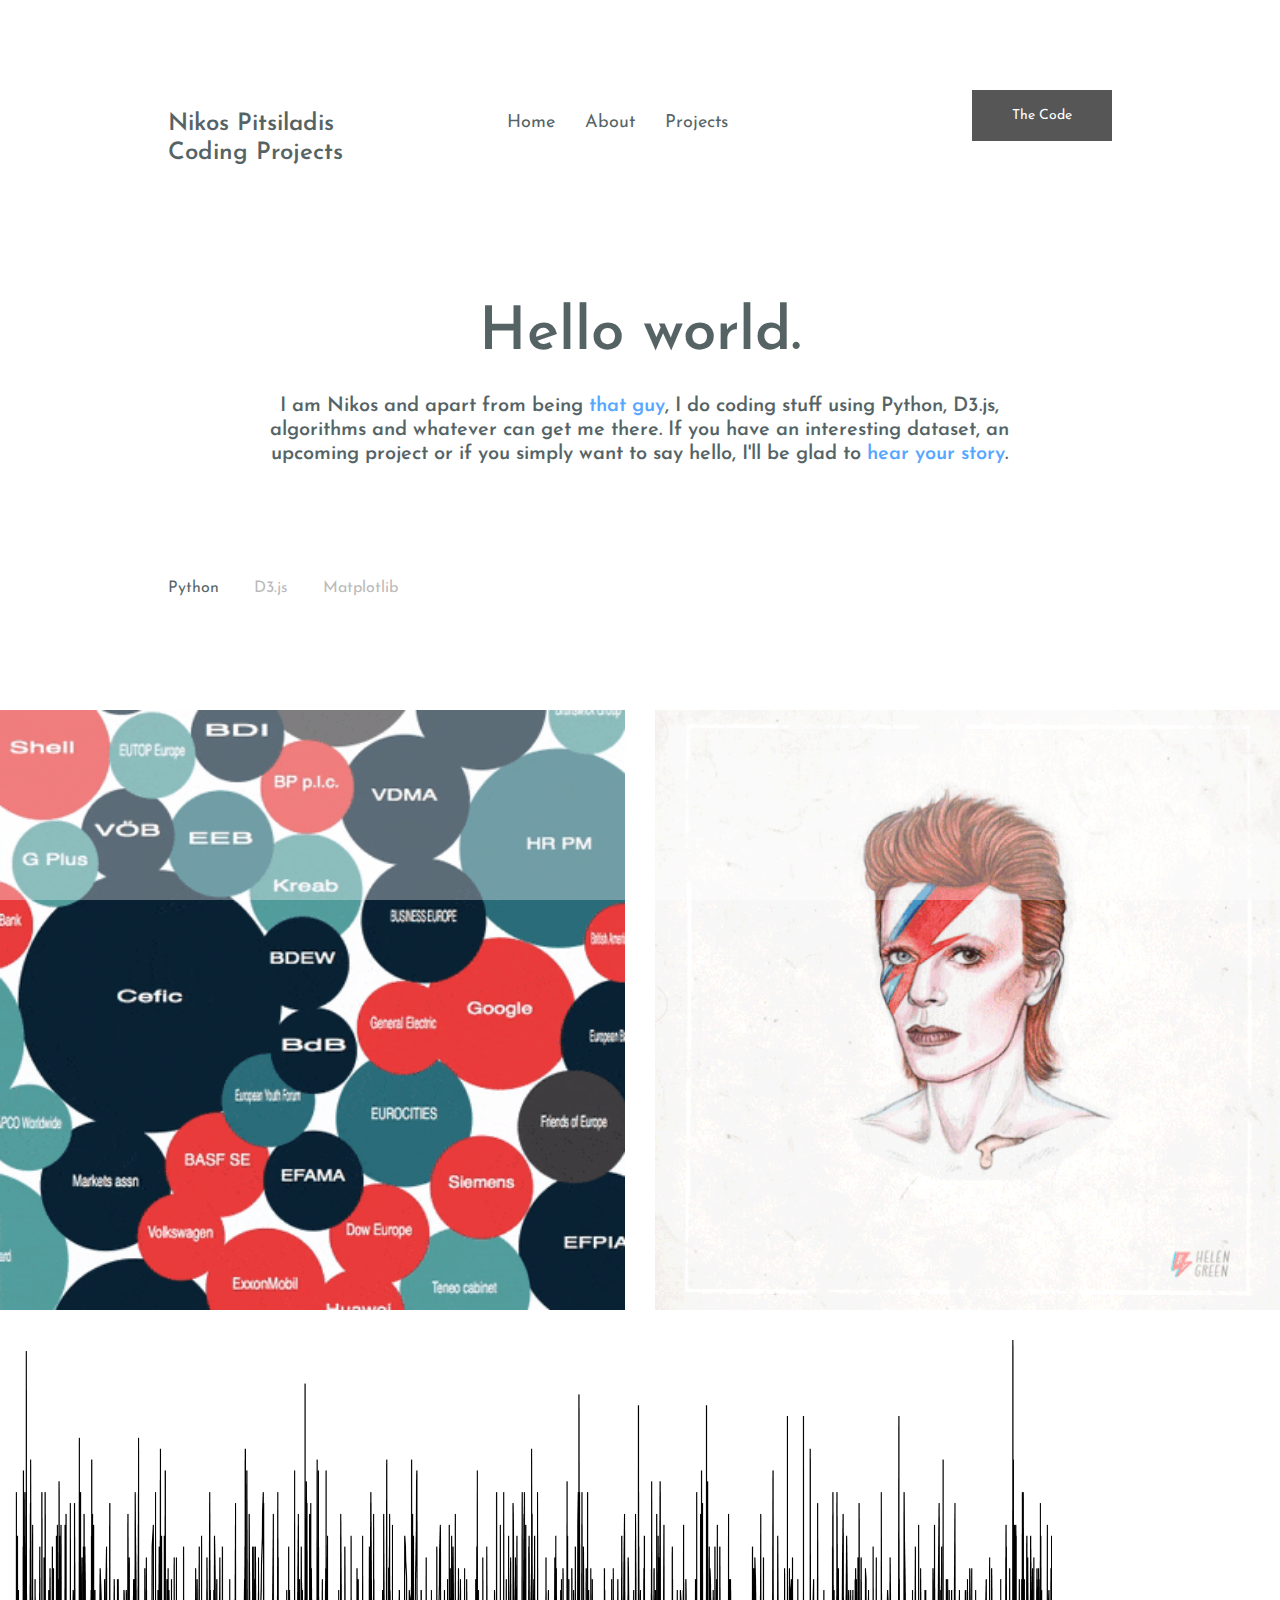
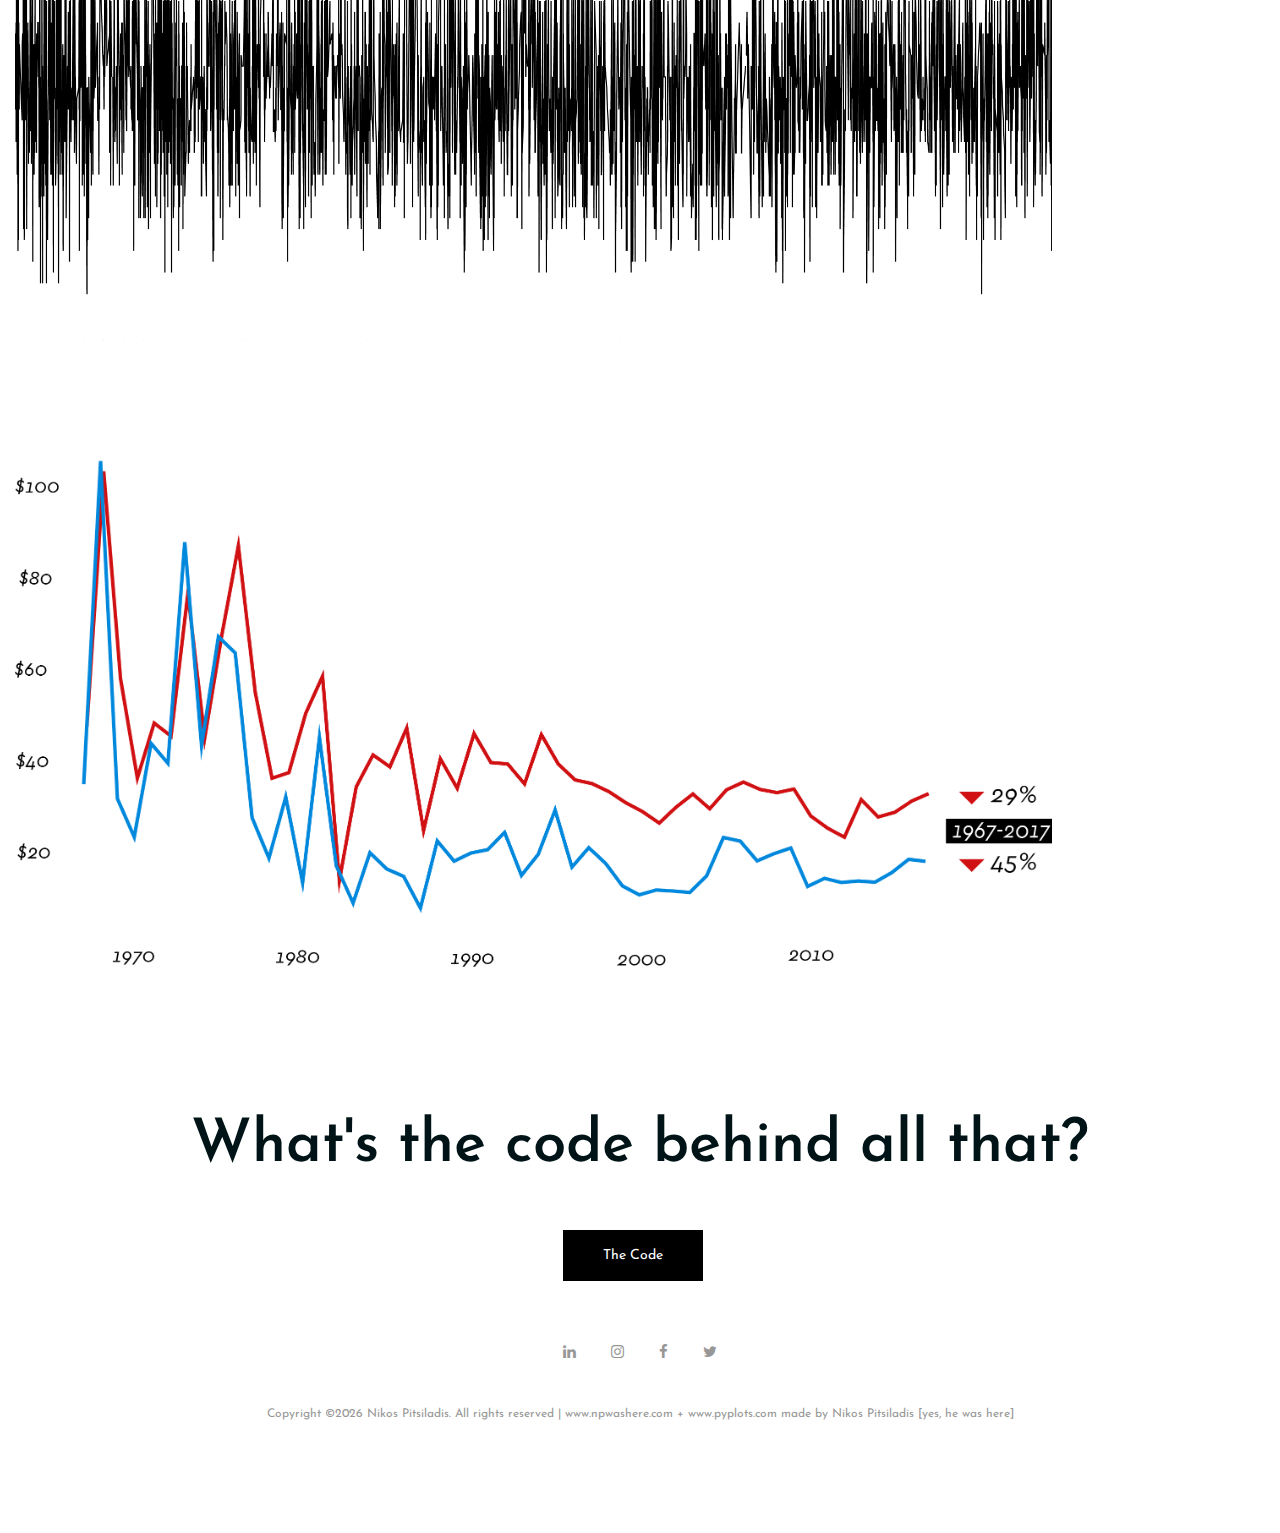
<file: index.html>
<!DOCTYPE html>
<html lang="en">
<head>
	<title>Nikos Pitsiladis: Coding Projects</title>
	<meta charset="UTF-8">
	<meta name="description" content="Nikos Pitsiladis coding projects">
	<meta name="keywords" content="Nikos Pitsiladis, python, Columbia university, D3, html, matplotloib, sentiment analysis">
	<meta name="viewport" content="width=device-width, initial-scale=1.0">
	<!-- Favicon -->   
	<link href="img/favicon.ico" rel="https://cdn0.iconfinder.com/data/icons/programing-development/24/plugin_lego_brick_addon_program-512.png"/>

	<!-- Google Fonts -->
	<link href="https://fonts.googleapis.com/css?family=Josefin+Sans:400,400i,600,600i,700" rel="stylesheet">

	<!-- Stylesheets -->
	<link rel="stylesheet" href="css/bootstrap.min.css"/>
	<link rel="stylesheet" href="css/font-awesome.min.css"/>
	<link rel="stylesheet" href="css/magnific-popup.css"/>
	<link rel="stylesheet" href="css/style.css"/>
	<link rel="stylesheet" href="style/app.css">

  <!-- Global site tag (gtag.js) - Google Analytics -->
	<script async src="https://www.googletagmanager.com/gtag/js?id=UA-27003826-1"></script>
	<script>
		window.dataLayer = window.dataLayer || [];
		function gtag(){dataLayer.push(arguments);}
		gtag('js', new Date());
	
		gtag('config', 'UA-27003826-1');
	</script>
	<!--[if lt IE 9]>
	  <script src="https://oss.maxcdn.com/html5shiv/3.7.2/html5shiv.min.js"></script>
	  <script src="https://oss.maxcdn.com/respond/1.4.2/respond.min.js"></script>
	<![endif]-->

</head>
<body>
	<!-- Page Preloder -->
	<div id="preloder">
		<div class="loader"></div>
	</div>

	<!-- header section start -->
	<header class="header-section">
		<div class="container">
			<div class="row">
				<div class="col-lg-4 col-md-3">
					<div class="logo">
						<h2 class="site-logo">Nikos Pitsiladis <br> Coding Projects</h2>
					</div>
				</div>
				<div class="col-lg-8 col-md-9">
					<a href="https://github.com/nickospi" class="site-btn header-btn">The Code</a>
					<nav class="main-menu">
						<ul>
							<li><a href="#">Home</a></li>
							<li><a href="https://www.linkedin.com/in/nikospitsiladis">About</a></li>
							<!-- <li><a href="home-2.html">Work</a></li> -->
							<li><a href="projects">Projects</a></li>
						</ul>
					</nav>
				</div>
			</div>
		</div>
		<div class="nav-switch">
			<i class="fa fa-bars"></i>
		</div>
	</header>
	<!-- header section end -->

	<!-- intro section start -->
	<section class="intro-section">
		<div class="container text-center">
			<div class="row">
				<div class="col-xl-10 offset-xl-1">
					<h2 class="section-title"> Hello world. </h2>
					<br> 
					<h5>I am Nikos and apart from being <a href="https://www.linkedin.com/in/nikospitsiladis"> that guy</a>, I do coding stuff using Python, D3.js, algorithms and whatever can get me there. If you have an interesting dataset, an upcoming project or if you simply want to say hello, I'll be glad to <a href="https://www.linkedin.com/in/nikospitsiladis"> hear your story</a>.</h5>
				</div>
			</div>
		</div>
	</section>
	<!-- intro section end -->


	<!-- portfolio section start -->
	<section class="portfolio-section">
		<div class="container">
			<ul class="portfolio-filter controls">
				<li class="control" data-filter="all">Python</li>
				<li class="control" data-filter=".d3">D3.js</li>
				<!-- <li class="control" data-filter=".snt">Text/Sentiment Analysis</li> -->
				<li class="control" data-filter=".mtplt">Matplotlib</li>
				<!-- <li class="control" data-filter=".py">Python</li> -->
			</ul>
		</div>                       
		<div class="container-fluid p-md-0 ">
			<div class="row portfolios-area">
				<div class="mix col-lg-6 col-md-6 d3">
					<a href="/Lobbying" class="portfolio-item set-bg" data-setbg="style/images/0.gif">
						<div class="pi-inner">
								<h2>Who are the EU's top lobbyists? 
										<br>										
										Dataset completed by scraping using Beautiful Soup. Data analysis using Python. Visuals using D3.js, Matplotlib and Adobe Illustrator.
										<br>+ See Project</h2>
										
						</div>	
											
					</a>
					
				</div>
				<div class="mix col-lg-6 col-md-6 d3">
					<a href="/bowie" class="portfolio-item set-bg " data-setbg="style/images/1.gif">
						<div class="pi-inner">
								<h2>The Bowie Project: Text and sentiment analysis of all published David Bowie Lyrics. 
										<br>										
										Data collected using APIs, Python library lyricwikia and Selenium scraping. Data analysis using Python with sklearn, textblob, nltk. Visuals using D3.js. Static webapp using Flask.
										<br>+ See Project</h2>
						</div>						
					</a>
				</div>
				<!-- <div class="mix col-lg-4 col-md-6 web">
					<a href="style/images/qks_1.png" class="portfolio-item set-bg" data-setbg="style/images/qks_1.png">
						<div class="pi-inner">
							<h2>+ See Project</h2>
						</div>						
					</a>
				</div>
				<div class="mix col-lg-4 col-md-6 digital">
					<a href="img/portfolio/4.jpg" class="portfolio-item set-bg" data-setbg="img/portfolio/4.jpg">
						<div class="pi-inner">
							<h2>+ See Project</h2>
						</div>						
					</a>
				</div> -->
				<!-- <div class="mix col-lg-4 col-md-6 rened">
					<a href="img/portfolio/5.jpg" class="portfolio-item set-bg" data-setbg="img/portfolio/5.jpg">
						<div class="pi-inner">
							<h2>+ See Project</h2>
						</div>						 -->
					</a>
				</div>
				<div class="mix col-lg-10 col-md-6 mtplt">
					<a href="/Earthquakes" class="portfolio-item set-bg" data-setbg="style/images/qks_1.png">
						<div class="pi-inner">
							<h2>What does it mean to live in one of the world's most seismically active countries? 
								<br>
								Scraping and dataset cleaning. Data anlysis using Python. Visuals using Matplotlib and Adobe Illustrator. Map using QGIS.
								<br>+ See Project</h2>
						</div>						
					</a>
				</div>
				<div class="mix col-lg-10 col-md-6 mtplt">
					<a href="/Lego" class="portfolio-item set-bg" data-setbg="style/images/Lego2.png">
						<div class="pi-inner">
								<h2>Are LEGOs getting more and more expensive? A brick by brick analysis!
										<br>
										Data analysis and inflation adjustment using Python. Visuals using Matplotlib, Adobe Illustrator and Adobe Photoshop.
										<br>+ See Project</h2>
						</div>						
					</a>
				</div>
				<!-- <div class="mix col-lg-6 col-md-6 brand">
					<a href="img/portfolio/8.jpg" class="portfolio-item set-bg" data-setbg="img/portfolio/8.jpg">
						<div class="pi-inner">
							<h2>+ See Project</h2>
						</div>						 -->
					</a>
				</div>
			</div>
		</div>
	</section>
	<!-- portfolio section end -->


	<!-- footer section start -->
	<footer class="footer-section text-center">
		<div class="container">
			<h2 class="section-title mb-5">What's the code behind all that?</h2>
			<a href="https://github.com/nickospi" class="site-btn">The Code</a>
			<div class="social-links">
				<a href="https://www.linkedin.com/in/nikospitsiladis"><span class="fa fa-linkedin"></span></a>
				<a href="https://www.instagram.com/nickospi/"><span class="fa fa-instagram"></span></a>
				<a href="https://www.facebook.com/nickospi"><span class="fa fa-facebook"></span></a>
				<a href="https://twitter.com/nickospi"><span class="fa fa-twitter"></span></a>
			</div>
			<div class="copyright"><!-- Template is licensed under CC BY 3.0. -->
Copyright &copy;<script>document.write(new Date().getFullYear());</script> Nikos Pitsiladis. All rights reserved | www.npwashere.com + www.pyplots.com made by Nikos Pitsiladis [yes, he was here] 
</div>
		</div>
	</footer>
	<!-- footer section end -->



	<!--====== Javascripts & Jquery ======-->
	<script src="js/jquery-2.1.4.min.js"></script>
	<script src="js/bootstrap.min.js"></script>
	<script src="js/mixitup.min.js"></script>
	<script src="js/magnific-popup.min.js"></script>
	<script src="js/main.js"></script>
</body>
</html>
</file>
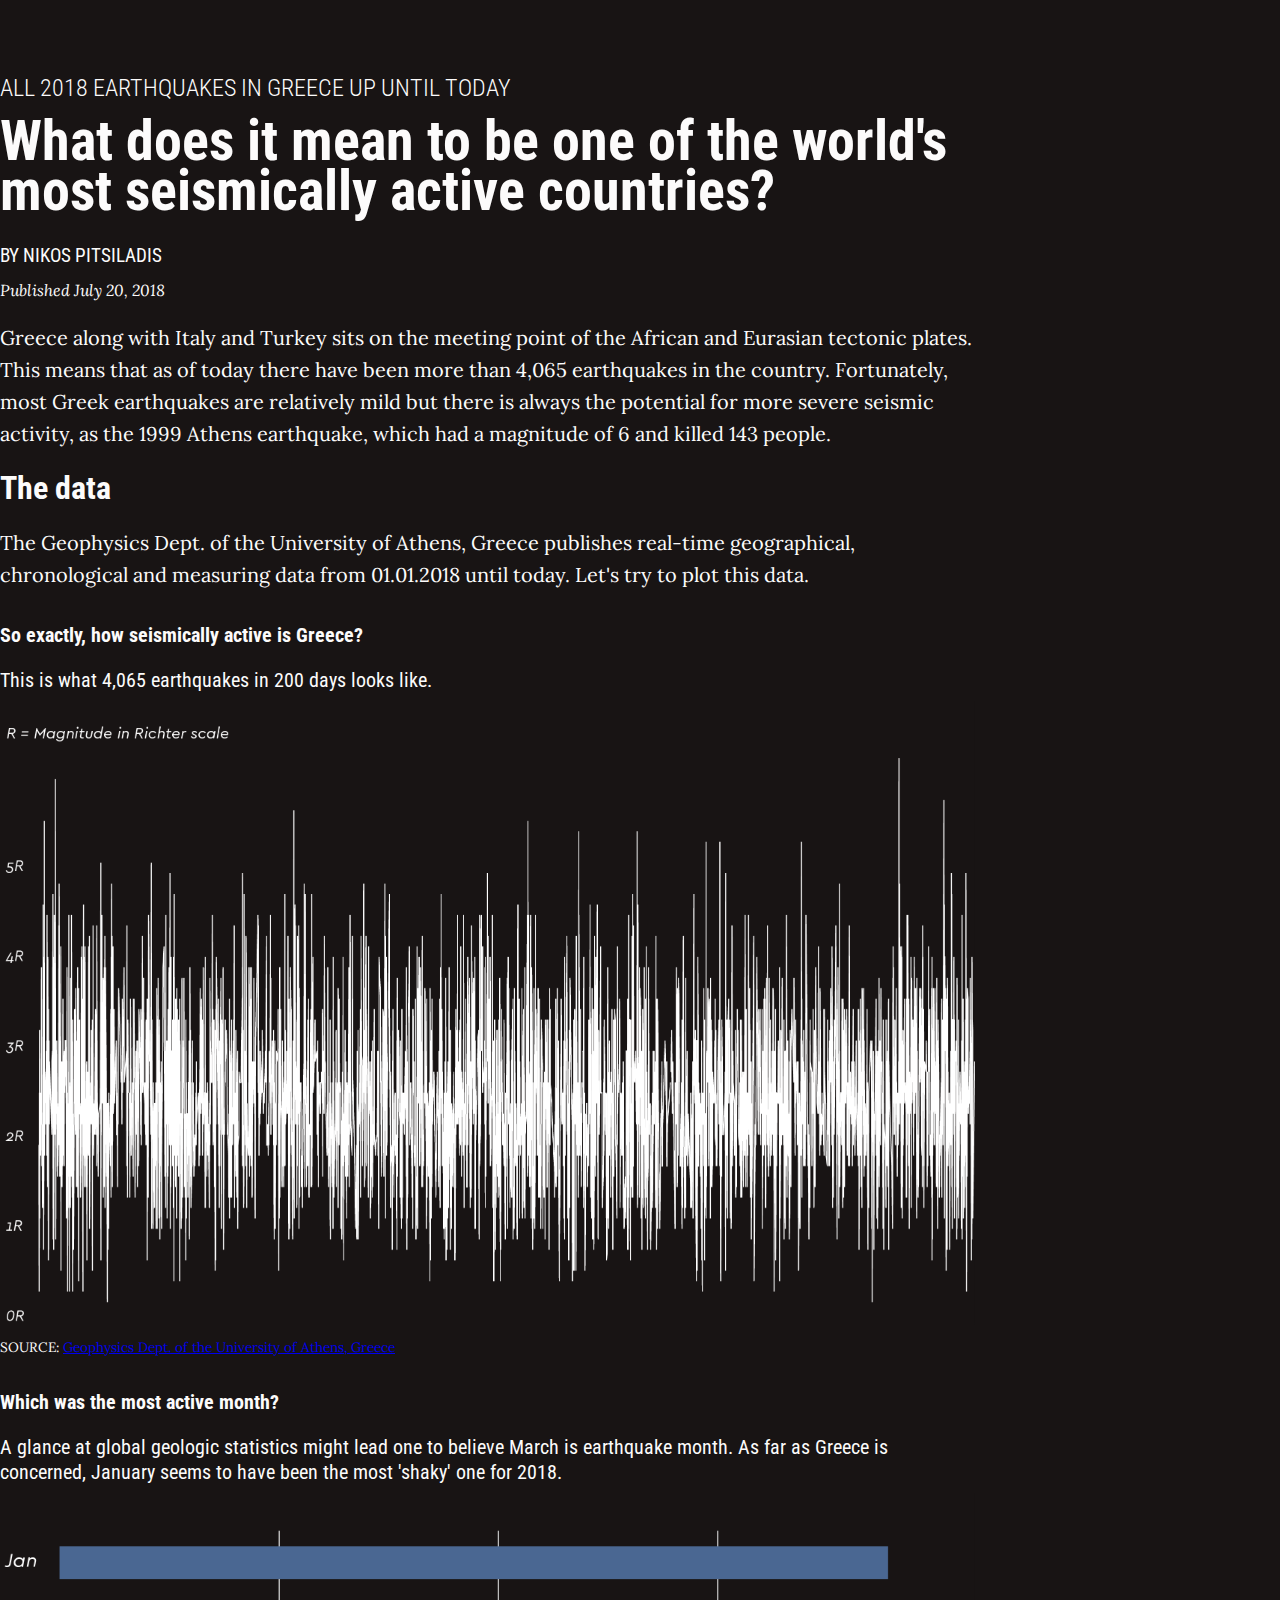
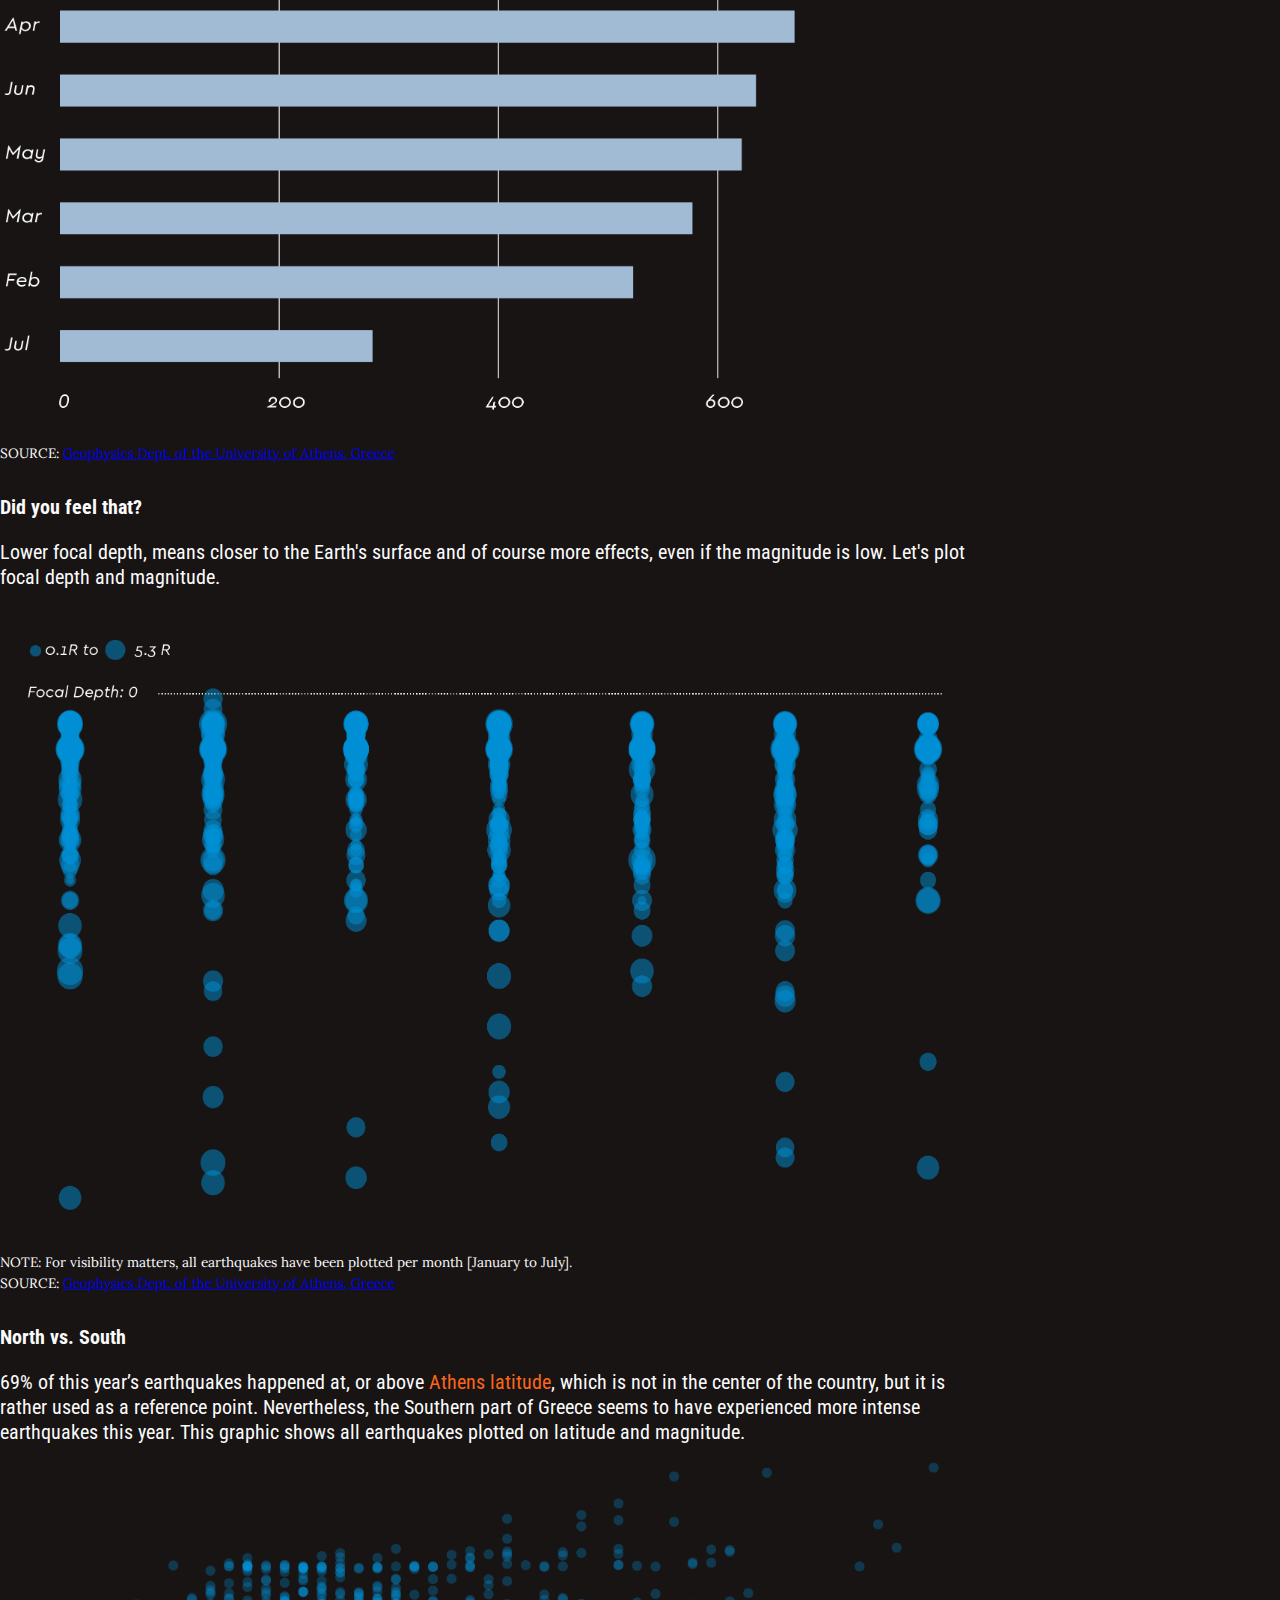
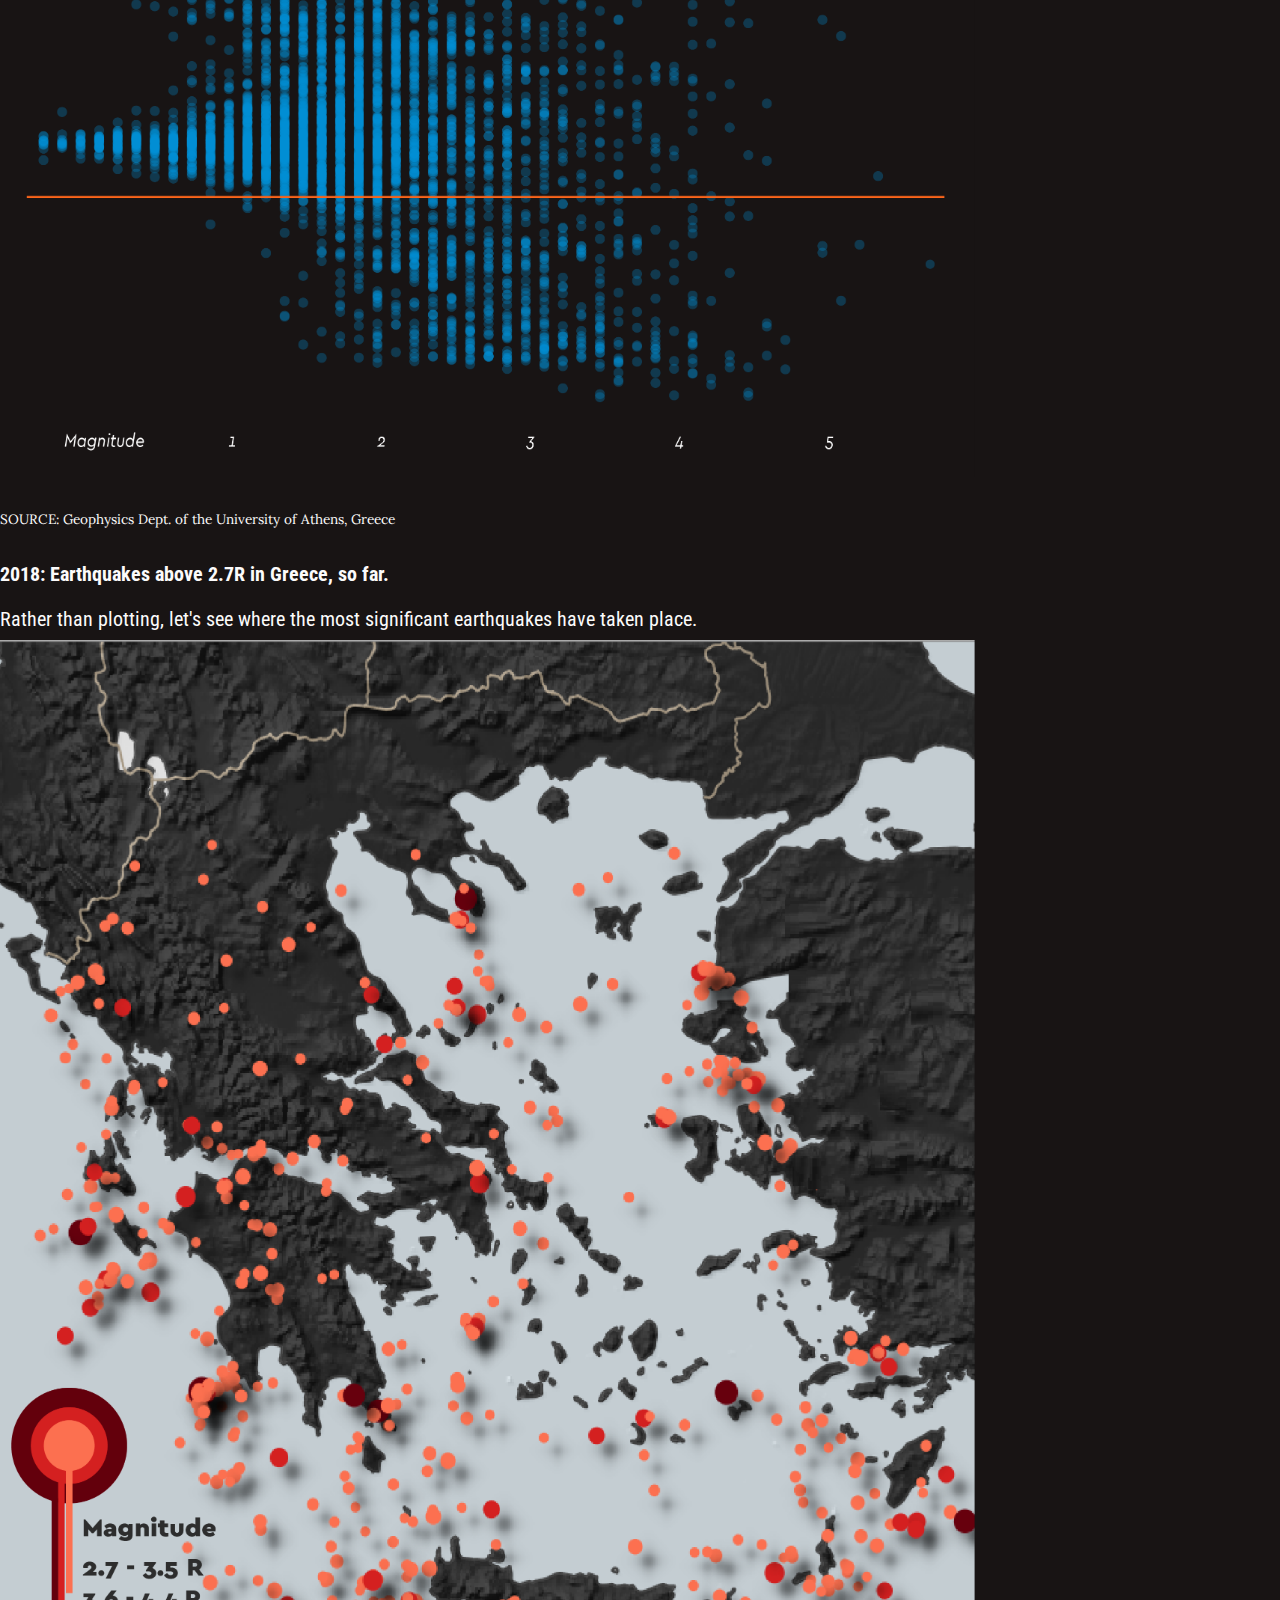
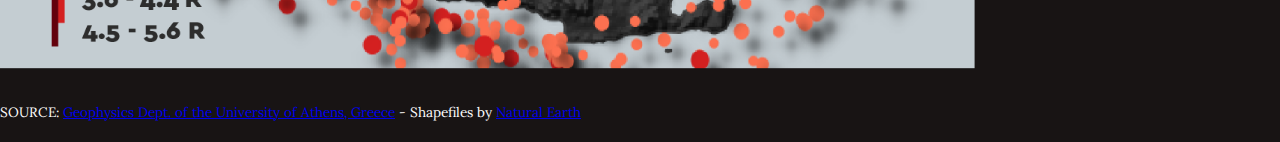
<file: All 2018 Earthquakes in Greece/index.html>
<!doctype html>
<html lang="en">
  <head>
    <!-- Required meta tags -->
    <meta charset="utf-8">
    <meta name="viewport" content="width=device-width, initial-scale=1, shrink-to-fit=no">
    <!-- Bootstrap CSS -->
    <link rel="stylesheet" href="https://stackpath.bootstrapcdn.com/bootstrap/4.1.1/css/bootstrap.min.css" integrity="sha384-WskhaSGFgHYWDcbwN70/dfYBj47jz9qbsMId/iRN3ewGhXQFZCSftd1LZCfmhktB" crossorigin="anonymous">
      
    <!-- Your CSS files -->
    <link rel="stylesheet" href="style/app.css">
    
    <!-- google fonts: Roboto Condensed(super-font) and Lora(sub-font) -->
    <link href="https://fonts.googleapis.com/css?family=Roboto+Condensed:300,400,700" rel="stylesheet">
    <link href="https://fonts.googleapis.com/css?family=Lora:400,400i,700" rel="stylesheet"> 

      
       
    <title>All 2018 earthquakes in Greece up until today</title>
  </head>
    
  <body class="dark-theme">
    <div class="container"><!-- start of the main container-->
        <div class="row justify-content-center"><!-- headline and intro -->
            <div class="col-lg-10 ">
                <p class="kicker super-font">All 2018 earthquakes in Greece up until today</p>
                <h1 class="headline super-font">What does it mean to be one of the world's most seismically active countries?</h1>
                <p class="credit super-font">BY Nikos Pitsiladis</p>
                <p class="date sub-font">Published July 20, 2018</p>
                <p class="body-text sub-font">
                  Greece along with Italy and Turkey sits on the meeting point of the African and Eurasian tectonic plates. This means that as of today there have been more than 4,065 earthquakes in the country. Fortunately, most Greek earthquakes are relatively mild but there is always the potential for more severe seismic activity, as the 1999 Athens earthquake, which had a magnitude of 6 and killed 143 people.
          
                </p>
            </div>
        </div>
        
        
        
        

        <div class="row justify-content-center"><!-- headline and intro -->
            <div class="col-lg-10 ">
                <p class="subhead super-font">The data</p>
                <p class="body-text sub-font">
                  The Geophysics Dept. of the University of Athens, Greece publishes real-time geographical, chronological and measuring data from 01.01.2018 until today. Let's try to plot this data.
                </p>
            </div>
        </div>
    
<!-- start of one size A image -->
        <div class="row justify-content-center"> <!-- labels/deszcriptions and three charts for mobile -->
            <div class="col-md-10"><!-- left -->
              <p class="label super-font">So exactly, how seismically active is Greece? </p>
              <p class="label-text super-font">This is what 4,065 earthquakes in 200 days looks like. </p>
              <img class="image" src="style/images/qk1.png" alt="all_quakes">
              <p class="note sub-font">
              SOURCE: <a href="http://www.geophysics.geol.uoa.gr/stations/maps/recent.html">Geophysics Dept. of the University of Athens, Greece</a> 
              </p>
            </div>
        </div>
<!-- end of one size A image -->

<!-- start of one size B image -->
<div class="row justify-content-center"> <!-- labels/deszcriptions and three charts for mobile -->
  <div class="col-md-10"><!-- left -->
      <p class="label super-font">Which was the most active month? </p>
      <p class="label-text super-font">A glance at global geologic statistics might lead one to believe March is earthquake month. As far as Greece is concerned, January seems to have been the most 'shaky' one for 2018. </p>
      <img class="image" src="style/images/qk2.png" alt="all_quakes_per_month">
      <p class="note sub-font">
      SOURCE: <a href="http://www.geophysics.geol.uoa.gr/stations/maps/recent.html">Geophysics Dept. of the University of Athens, Greece</a> 
      </p>
  </div>
</div>
<!-- end of one size B image -->

<!-- start of one size C image -->




<div class="row justify-content-center"> <!-- labels/deszcriptions and three charts for mobile -->
  <div class="col-md-10"><!-- left -->
      <p class="label super-font">Did you feel that?</p>
      <p class="label-text super-font">Lower focal depth, means closer to the Earth's surface and of course more effects, even if the magnitude is low. Let's plot focal depth and magnitude. </p>
      <img class="image" src="style/images/qk3.png" alt="all_quakes_per_magnitude_and_depth">
      <br>
      <br><p class="note sub-font">NOTE: For visibility matters, all earthquakes have been plotted per month [January to July]. <br>
      SOURCE: <a href="http://www.geophysics.geol.uoa.gr/stations/maps/recent.html">Geophysics Dept. of the University of Athens, Greece</a> 
      </p>
  </div>
</div>
<!-- end of one size C image -->

<!-- start of one size D image -->
<div class="row justify-content-center"> <!-- labels/deszcriptions and three charts for mobile -->
  <div class="col-md-10"><!-- left -->
      <p class="label super-font">North vs. South</p>
      <p class="label-text super-font">69% of this year’s earthquakes happened at,  or above  <font color="#fc651a">Athens latitude</font>, which is not in the center of the country, but it is rather used as a reference point. Nevertheless, the Southern part of Greece seems to have experienced more intense earthquakes this year. This graphic shows all earthquakes plotted on latitude and magnitude. </p>
      <img class="image" src="style/images/qk4.png" alt="all_quakes_per_latitude">
      <p class="note sub-font"> <br>
      SOURCE: Geophysics Dept. of the University of Athens, Greece
      </p>
  </div>
</div>
<!-- end of one size D image -->

<!-- start of one size E image -->
<div class="row justify-content-center"> <!-- labels/deszcriptions and three charts for mobile -->
  <div class="col-md-10"><!-- left -->
      <p class="label super-font">2018: Earthquakes above 2.7R in Greece, so far.</p>
      <p class="label-text super-font"> Rather than plotting, let's see where the most significant earthquakes have taken place. </p>
      <img class="image" src="style/images/map1.png" alt="image description">
      <p class="note sub-font"> <br>
      SOURCE: <a href="http://www.geophysics.geol.uoa.gr/stations/maps/recent.html">Geophysics Dept. of the University of Athens, Greece</a> - Shapefiles by <a href="https://www.naturalearthdata.com">Natural Earth</a>
      </p>
  </div>
</div>
<!-- end of one size E image -->




   
        

      
      
    <!-- Optional JavaScript -->
    <!-- jQuery first, then Popper.js, then Bootstrap JS -->
    <script src="https://code.jquery.com/jquery-3.3.1.slim.min.js" integrity="sha384-q8i/X+965DzO0rT7abK41JStQIAqVgRVzpbzo5smXKp4YfRvH+8abtTE1Pi6jizo" crossorigin="anonymous"></script>
    <script src="https://cdnjs.cloudflare.com/ajax/libs/popper.js/1.14.3/umd/popper.min.js" integrity="sha384-ZMP7rVo3mIykV+2+9J3UJ46jBk0WLaUAdn689aCwoqbBJiSnjAK/l8WvCWPIPm49" crossorigin="anonymous"></script>
    <script src="https://stackpath.bootstrapcdn.com/bootstrap/4.1.1/js/bootstrap.min.js" integrity="sha384-smHYKdLADwkXOn1EmN1qk/HfnUcbVRZyYmZ4qpPea6sjB/pTJ0euyQp0Mk8ck+5T" crossorigin="anonymous"></script>
  </body>
</html>
</file>
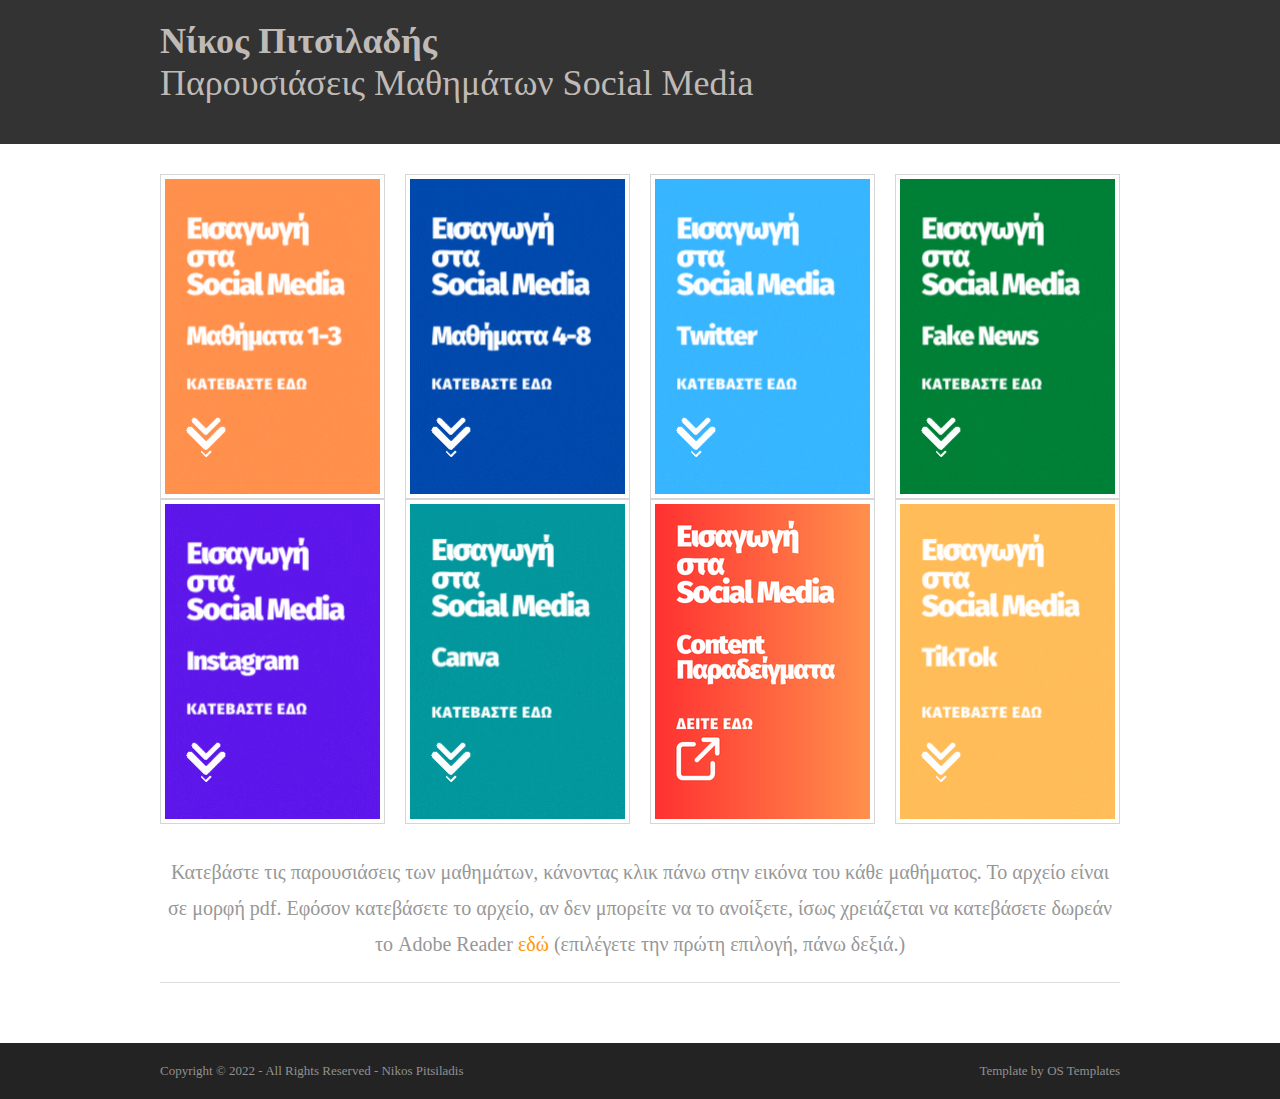
<file: Class/index.html>
<!DOCTYPE html>
<html lang="en" dir="ltr">
<head>
<title>@nickospi</title>
<meta charset="UTF-8">
<link rel="stylesheet" href="styles/layout.css" type="text/css">
<!--[if lt IE 9]><script src="scripts/html5shiv.js"></script><![endif]-->
</head>
<body>
<div class="wrapper row1">
  <header id="header" class="clear">
    <div id="hgroup">
      <h1><b> <a href="https://www.linkedin.com/in/nikospitsiladis/">Νίκος Πιτσιλαδής </a></b></h1>
      <h1>Παρουσιάσεις Μαθημάτων Social Media</h1>
    </div>
  <!--   <nav>
      <ul>
        <li><a href="#">Text Link</a></li>
        <li><a href="#">Text Link</a></li>
        <li><a href="#">Text Link</a></li>
        <li><a href="#">Text Link</a></li>
        <li class="last"><a href="#">Text Link</a></li>
      </ul>
    </nav> -->
  </header>
</div>
<!-- content -->
<div class="wrapper row2">
  <div id="container" class="clear">
    <!-- content body -->
    <div id="homepage">
      <!-- One Quarter -->
      <section id="latest" class="clear">
        <article class="one_quarter">
          <figure><a href='/Class/Social%20Media%201-3.pdf'><img src="images/demo/1.gif" width="215" height="315" alt=""></a>
          </figure>
        </article>
        <article class="one_quarter">
          <figure><a href='/Class/Social%20Media%204-8.pdf'><img src="images/demo/2.gif" width="215" height="315" alt=""></a>
            
          </figure>
        </article>
        <article class="one_quarter">
          <figure><a href='/Class/Twitter.pdf'><img src="images/demo/3.gif" width="215" height="315" alt=""></a>
            
          </figure>
        </article>
        <article class="one_quarter lastbox">
          <figure><a href='/Class/FAKENEWS.pdf'><img src="images/demo/4.gif" width="215" height="315" alt=""></a>
            
          </figure>
        </article>
        <article class="one_quarter">
          <figure><a href='/Class/ig.pdf'><img src="images/demo/5.gif" width="215" height="315" alt=""></a>
            
          </figure>
        </article>
           <article class="one_quarter">
          <figure><a href='/Class/Canva.pdf'><img src="images/demo/6.gif" width="215" height="315" alt=""></a>
            
          </figure>
        </article>
           <article class="one_quarter">
          <figure><a href='https://www.dropbox.com/sh/6u44tbeqzsdrpqn/AAA1kwBh5-MYEl9oAx5oZrf3a?dl=0'><img src="images/demo/Social%20Media%201-3.png" width="215" height="315" alt=""></a>
            
          </figure>
        </article>
      
            <article class="one_quarter lastbox">
          <figure><a href='/Class/TikTok.PDF'><img src="images/demo/7.gif" width="215" height="315" alt=""></a>
            
          </figure>
        </article>
        
         
      </section>
          </div>          
  

      <!-- / One Quarter -->
      
      <section id="shout">
        <p>Κατεβάστε τις παρουσιάσεις των μαθημάτων, κάνοντας κλικ πάνω στην εικόνα του κάθε μαθήματος. Το αρχείο είναι σε μορφή pdf. Εφόσον κατεβάσετε το αρχείο, αν δεν μπορείτε να το ανοίξετε, ίσως χρειάζεται να κατεβάσετε δωρεάν το Adobe Reader <a href="https://get.adobe.com/reader/">εδώ</a> (επιλέγετε την πρώτη επιλογή, πάνω δεξιά.)</p>
      </section>
    </div>
   <!--  
    <div id="content">
      <section id="services" class="last clear">
        <ul>
          <li>
            <article class="clear">
              <figure><img src="images/demo/180x150.gif" alt="">
                <figcaption>
                  <h2>Indonectetus facilis leo nibh</h2>
                  <p>This is a W3C compliant free website template from <a href="https://www.os-templates.com/" title="Free Website Templates">OS Templates</a>. For full terms of use of this template please read our <a href="https://www.os-templates.com/template-terms">website template licence</a>.</p>
                  <footer class="more"><a href="#">Read More &raquo;</a></footer>
                </figcaption>
              </figure>
            </article>
          </li>
          <li class="last">
            <article class="clear">
              <figure><img src="images/demo/180x150.gif" alt="">
                <figcaption>
                  <h2>Indonectetus facilis leo nibh</h2>
                  <p>You can use and modify the template for both personal and commercial use. You must keep all copyright information and credit links in the template and associated files. For more HTML5 templates visit <a href="https://www.os-templates.com/">free website templates</a>.</p>
                  <footer class="more"><a href="#">Read More &raquo;</a></footer>
                </figcaption>
              </figure>
            </article>
          </li>
        </ul>
      </section>
    </div>
    
    <aside id="right_column">
      <h2 class="title">Categories</h2>
      <nav>
        <ul>
          <li><a href="#">Free Website Templates</a></li>
          <li><a href="#">Free CSS Templates</a></li>
          <li><a href="#">Free XHTML Templates</a></li>
          <li><a href="#">Free Web Templates</a></li>
          <li><a href="#">Free Website Layouts</a></li>
          <li><a href="#">Free HTML 5 Templates</a></li>
          <li><a href="#">Free Webdesign Templates</a></li>
          <li><a href="#">Free FireWorks Templates</a></li>
          <li><a href="#">Free PNG Templates</a></li>
          <li class="last"><a href="#">Free Website Themes</a></li>
        </ul>
      </nav> -->
      <!-- /nav -->
    </aside>
    <!-- / content body --> 
  </div>
</div>
<!-- Footer -->
<div class="wrapper row3">
  <footer id="footer" class="clear">
    <p class="fl_left">Copyright &copy; 2022 - All Rights Reserved - <a href="#">Nikos Pitsiladis</a></p>
    <p class="fl_right">Template by <a target="_blank" href="https://www.os-templates.com/" title="Free Website Templates">OS Templates</a></p>
  </footer>
</div>
</body>
</html>
</file>
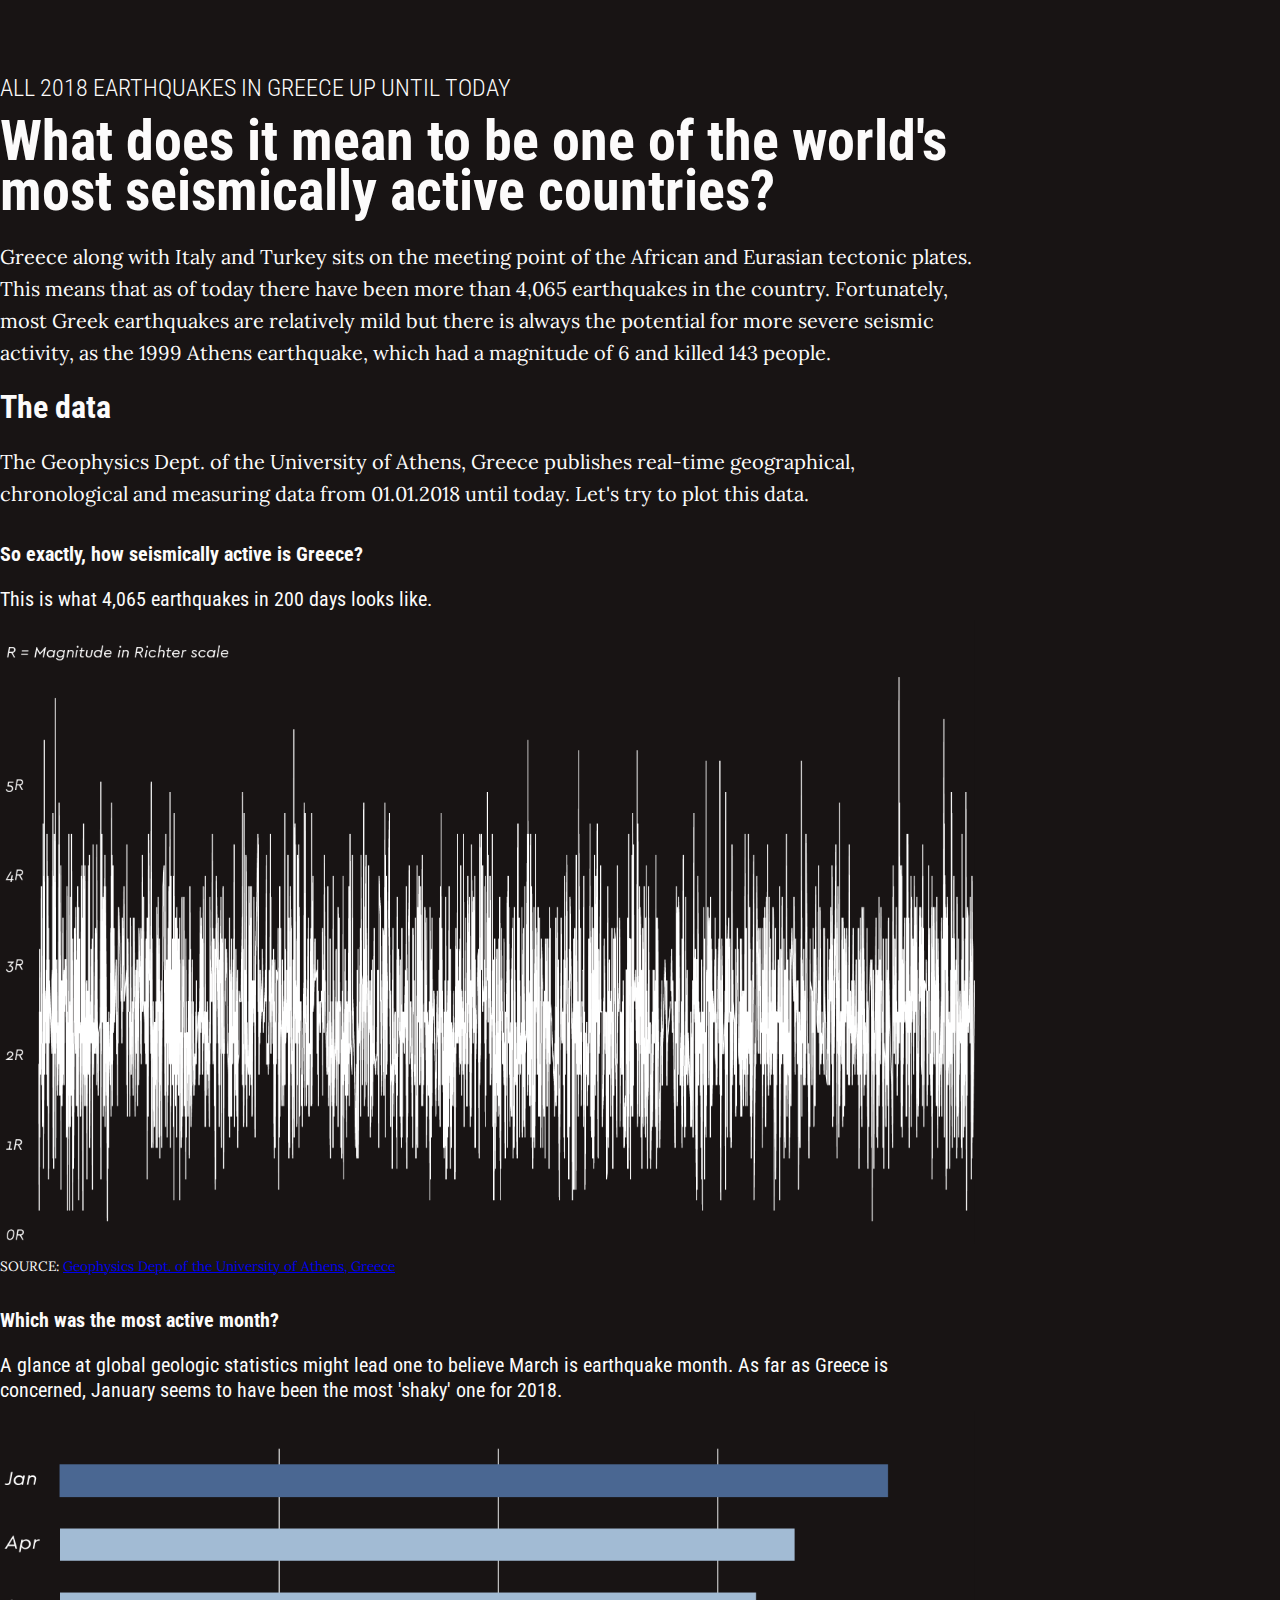
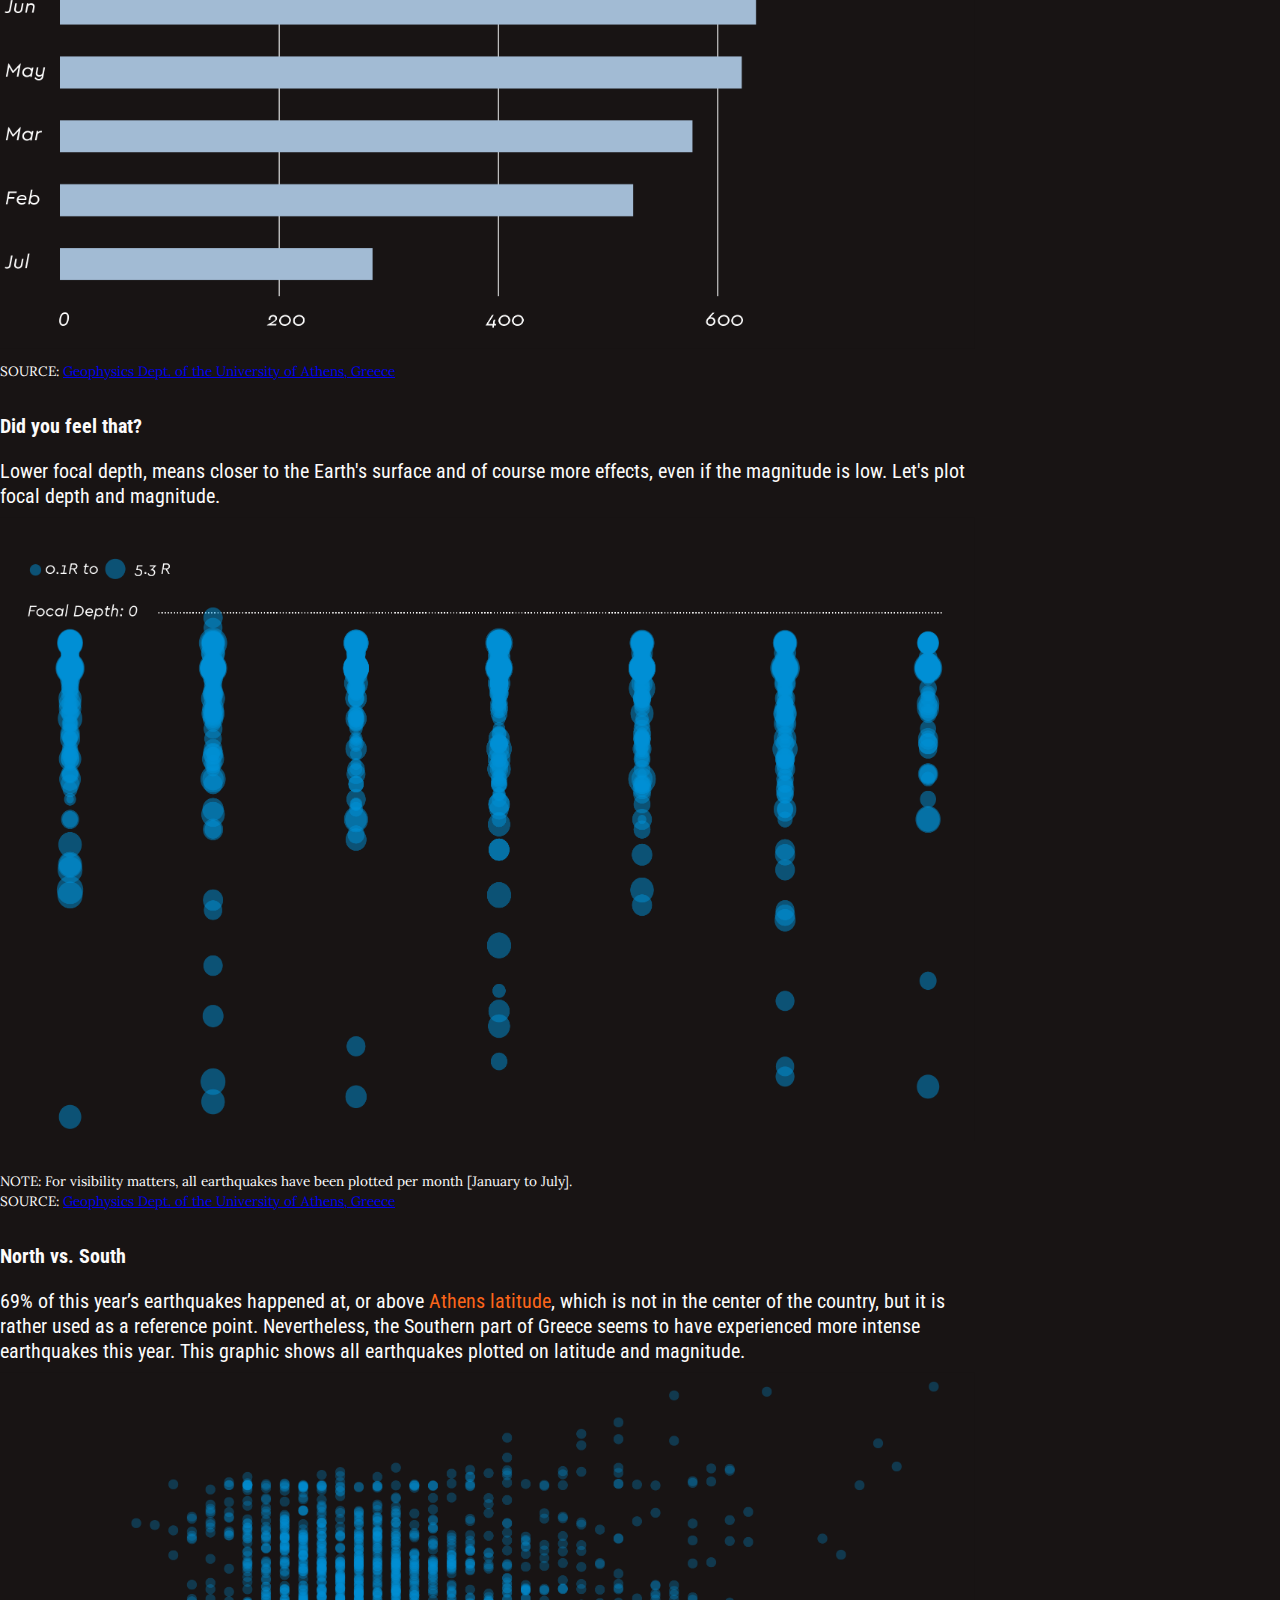
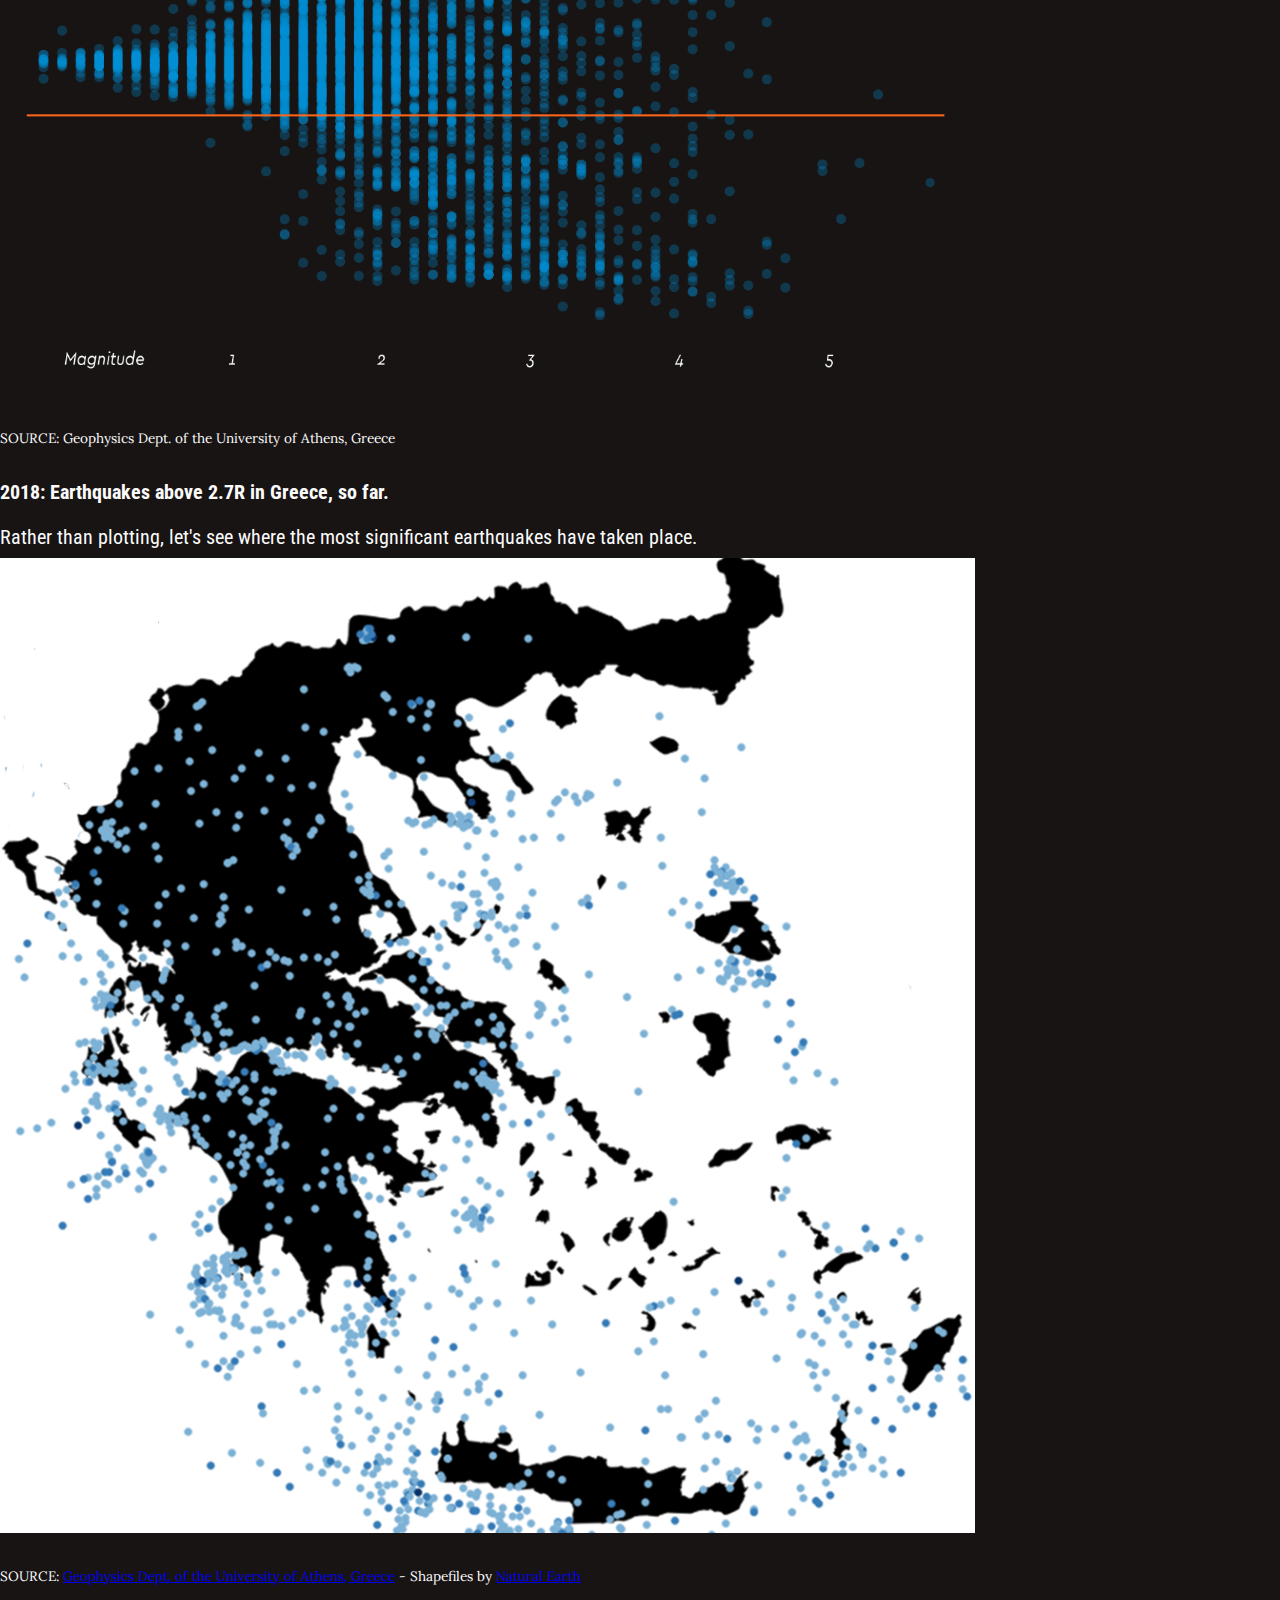
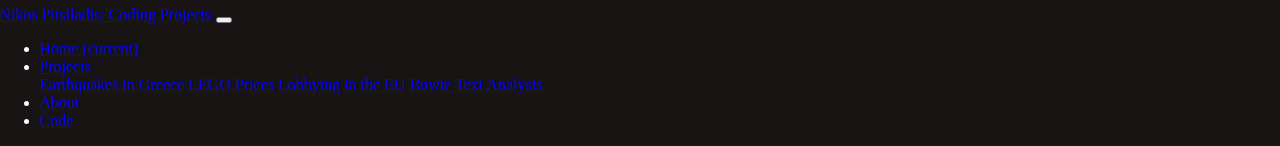
<file: Earthquakes/index.html>
<!doctype html>
<html lang="en">
  <head>
    <meta charset="utf-8">
    <meta name="viewport" content="width=device-width, initial-scale=1, shrink-to-fit=no">
    <link rel="stylesheet" href="https://stackpath.bootstrapcdn.com/bootstrap/4.1.1/css/bootstrap.min.css" integrity="sha384-WskhaSGFgHYWDcbwN70/dfYBj47jz9qbsMId/iRN3ewGhXQFZCSftd1LZCfmhktB" crossorigin="anonymous">
      
    <link rel="stylesheet" href="style/app.css">
    
    <link href="https://fonts.googleapis.com/css?family=Roboto+Condensed:300,400,700" rel="stylesheet">
    <link href="https://fonts.googleapis.com/css?family=Lora:400,400i,700" rel="stylesheet"> 

      <!-- Global site tag (gtag.js) - Google Analytics -->
<script async src="https://www.googletagmanager.com/gtag/js?id=UA-27003826-1"></script>
<script>
  window.dataLayer = window.dataLayer || [];
  function gtag(){dataLayer.push(arguments);}
  gtag('js', new Date());

  gtag('config', 'UA-27003826-1');
</script>


       
    <title>All 2018 earthquakes in Greece up until today</title>
  </head>
    
  <body class="dark-theme">
    <div class="container">
        <div class="row justify-content-center">
            <div class="col-lg-10 ">
                <p class="kicker super-font">All 2018 earthquakes in Greece up until today</p>
                <h1 class="headline super-font">What does it mean to be one of the world's most seismically active countries?</h1>
                <p class="body-text sub-font">
                  Greece along with Italy and Turkey sits on the meeting point of the African and Eurasian tectonic plates. This means that as of today there have been more than 4,065 earthquakes in the country. Fortunately, most Greek earthquakes are relatively mild but there is always the potential for more severe seismic activity, as the 1999 Athens earthquake, which had a magnitude of 6 and killed 143 people.
          
                </p>
            </div>
        </div>
        
        
        
        

        <div class="row justify-content-center">
            <div class="col-lg-10 ">
                <p class="subhead super-font">The data</p>
                <p class="body-text sub-font">
                  The Geophysics Dept. of the University of Athens, Greece publishes real-time geographical, chronological and measuring data from 01.01.2018 until today. Let's try to plot this data.
                </p>
            </div>
        </div>
    
        <div class="row justify-content-center"> 
            <div class="col-md-10">
              <p class="label super-font">So exactly, how seismically active is Greece? </p>
              <p class="label-text super-font">This is what 4,065 earthquakes in 200 days looks like. </p>
              <img class="image" src="style/images/qk1.png" alt="all_quakes">
              <p class="note sub-font">
              SOURCE: <a href="http://www.geophysics.geol.uoa.gr/stations/maps/recent.html">Geophysics Dept. of the University of Athens, Greece</a> 
              </p>
            </div>
        </div>

<div class="row justify-content-center"> 
  <div class="col-md-10">
      <p class="label super-font">Which was the most active month? </p>
      <p class="label-text super-font">A glance at global geologic statistics might lead one to believe March is earthquake month. As far as Greece is concerned, January seems to have been the most 'shaky' one for 2018. </p>
      <img class="image" src="style/images/qk2.png" alt="all_quakes_per_month">
      <p class="note sub-font">
      SOURCE: <a href="http://www.geophysics.geol.uoa.gr/stations/maps/recent.html">Geophysics Dept. of the University of Athens, Greece</a> 
      </p>
  </div>
</div>




<div class="row justify-content-center"> 
  <div class="col-md-10">
      <p class="label super-font">Did you feel that?</p>
      <p class="label-text super-font">Lower focal depth, means closer to the Earth's surface and of course more effects, even if the magnitude is low. Let's plot focal depth and magnitude. </p>
      <img class="image" src="style/images/qk3.png" alt="all_quakes_per_magnitude_and_depth">
      <br>
      <br><p class="note sub-font">NOTE: For visibility matters, all earthquakes have been plotted per month [January to July]. <br>
      SOURCE: <a href="http://www.geophysics.geol.uoa.gr/stations/maps/recent.html">Geophysics Dept. of the University of Athens, Greece</a> 
      </p>
  </div>
</div>

<div class="row justify-content-center">
  <div class="col-md-10">
      <p class="label super-font">North vs. South</p>
      <p class="label-text super-font">69% of this year’s earthquakes happened at,  or above  <font color="#fc651a">Athens latitude</font>, which is not in the center of the country, but it is rather used as a reference point. Nevertheless, the Southern part of Greece seems to have experienced more intense earthquakes this year. This graphic shows all earthquakes plotted on latitude and magnitude. </p>
      <img class="image" src="style/images/qk4.png" alt="all_quakes_per_latitude">
      <p class="note sub-font"> <br>
      SOURCE: Geophysics Dept. of the University of Athens, Greece
      </p>
  </div>
</div>

<div class="row justify-content-center"> 
  <div class="col-md-10">
      <p class="label super-font">2018: Earthquakes above 2.7R in Greece, so far.</p>
      <p class="label-text super-font"> Rather than plotting, let's see where the most significant earthquakes have taken place. </p>
      <img class="image" src="style/images/map1.png" alt="image description">
      <p class="note sub-font"> <br>
      SOURCE: <a href="http://www.geophysics.geol.uoa.gr/stations/maps/recent.html">Geophysics Dept. of the University of Athens, Greece</a> - Shapefiles by <a href="https://www.naturalearthdata.com">Natural Earth</a>
      </p>
  </div>
</div>




 
<nav class="navbar fixed-bottom navbar-dark bg-dark">
  <a class="navbar-brand" href="http://nickospi.github.io">Nikos Pitsiladis: Coding Projects</a>
  <button class="navbar-toggler" type="button" data-toggle="collapse" data-target="#navbarNav" aria-controls="navbarNav" aria-expanded="false" aria-label="Toggle navigation">
    <span class="navbar-toggler-icon"></span>
  </button>
  <div class="collapse navbar-collapse" id="navbarNav">
    <ul class="navbar-nav">
      <li class="nav-item active">
        <a class="nav-link" href="http://nickospi.github.io">Home <span class="sr-only">(current)</span></a>
      </li>
      <li class="nav-item dropdown">
        <a class="nav-link dropdown-toggle" href="#" id="navbarDropdown" role="button" data-toggle="dropdown" aria-haspopup="true" aria-expanded="false">
          Projects
        </a>
        <div class="dropdown-menu" aria-labelledby="navbarDropdown">
          <a class="dropdown-item" href="/Earthquakes">Earthquakes in Greece</a>
          <a class="dropdown-item" href="/Lego">LEGO Prices</a>
          <a class="dropdown-item" href="/Lobbying">Lobbying in the EU</a>
          <a class="dropdown-item" href="/bowie">Bowie Text Analysis</a>
        </div>
      </li>
      <li class="nav-item">
        <a class="nav-link" href="https://github.com/nickospi">About</a>
      </li>
      <li class="nav-item">
        <a class="nav-link" href="https://github.com/nickospi/data_studio/tree/master/code">Code</a>
      </li>
    </ul>
   
  </div>
</nav>    
      
    
    <script src="https://code.jquery.com/jquery-3.3.1.slim.min.js" integrity="sha384-q8i/X+965DzO0rT7abK41JStQIAqVgRVzpbzo5smXKp4YfRvH+8abtTE1Pi6jizo" crossorigin="anonymous"></script>
    <script src="https://cdnjs.cloudflare.com/ajax/libs/popper.js/1.14.3/umd/popper.min.js" integrity="sha384-ZMP7rVo3mIykV+2+9J3UJ46jBk0WLaUAdn689aCwoqbBJiSnjAK/l8WvCWPIPm49" crossorigin="anonymous"></script>
    <script src="https://stackpath.bootstrapcdn.com/bootstrap/4.1.1/js/bootstrap.min.js" integrity="sha384-smHYKdLADwkXOn1EmN1qk/HfnUcbVRZyYmZ4qpPea6sjB/pTJ0euyQp0Mk8ck+5T" crossorigin="anonymous"></script>
  </body>
</html>
</file>
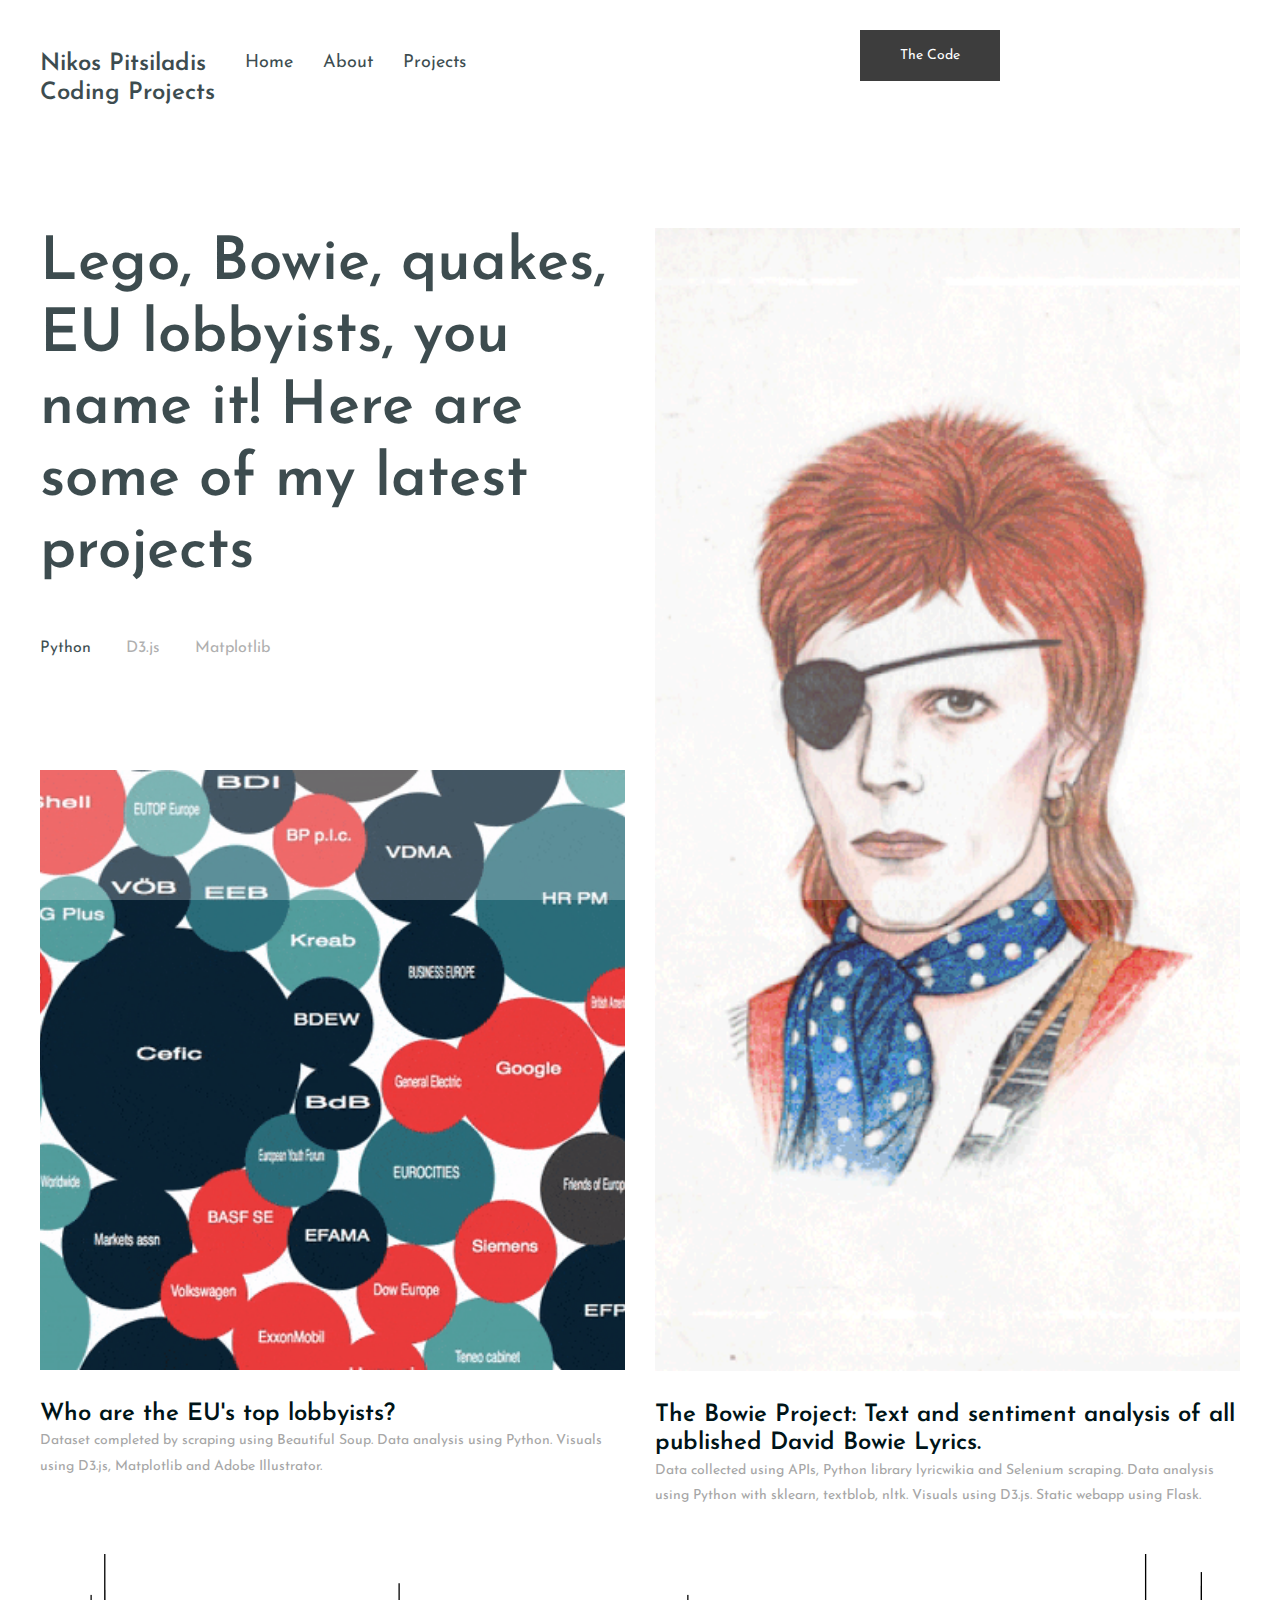
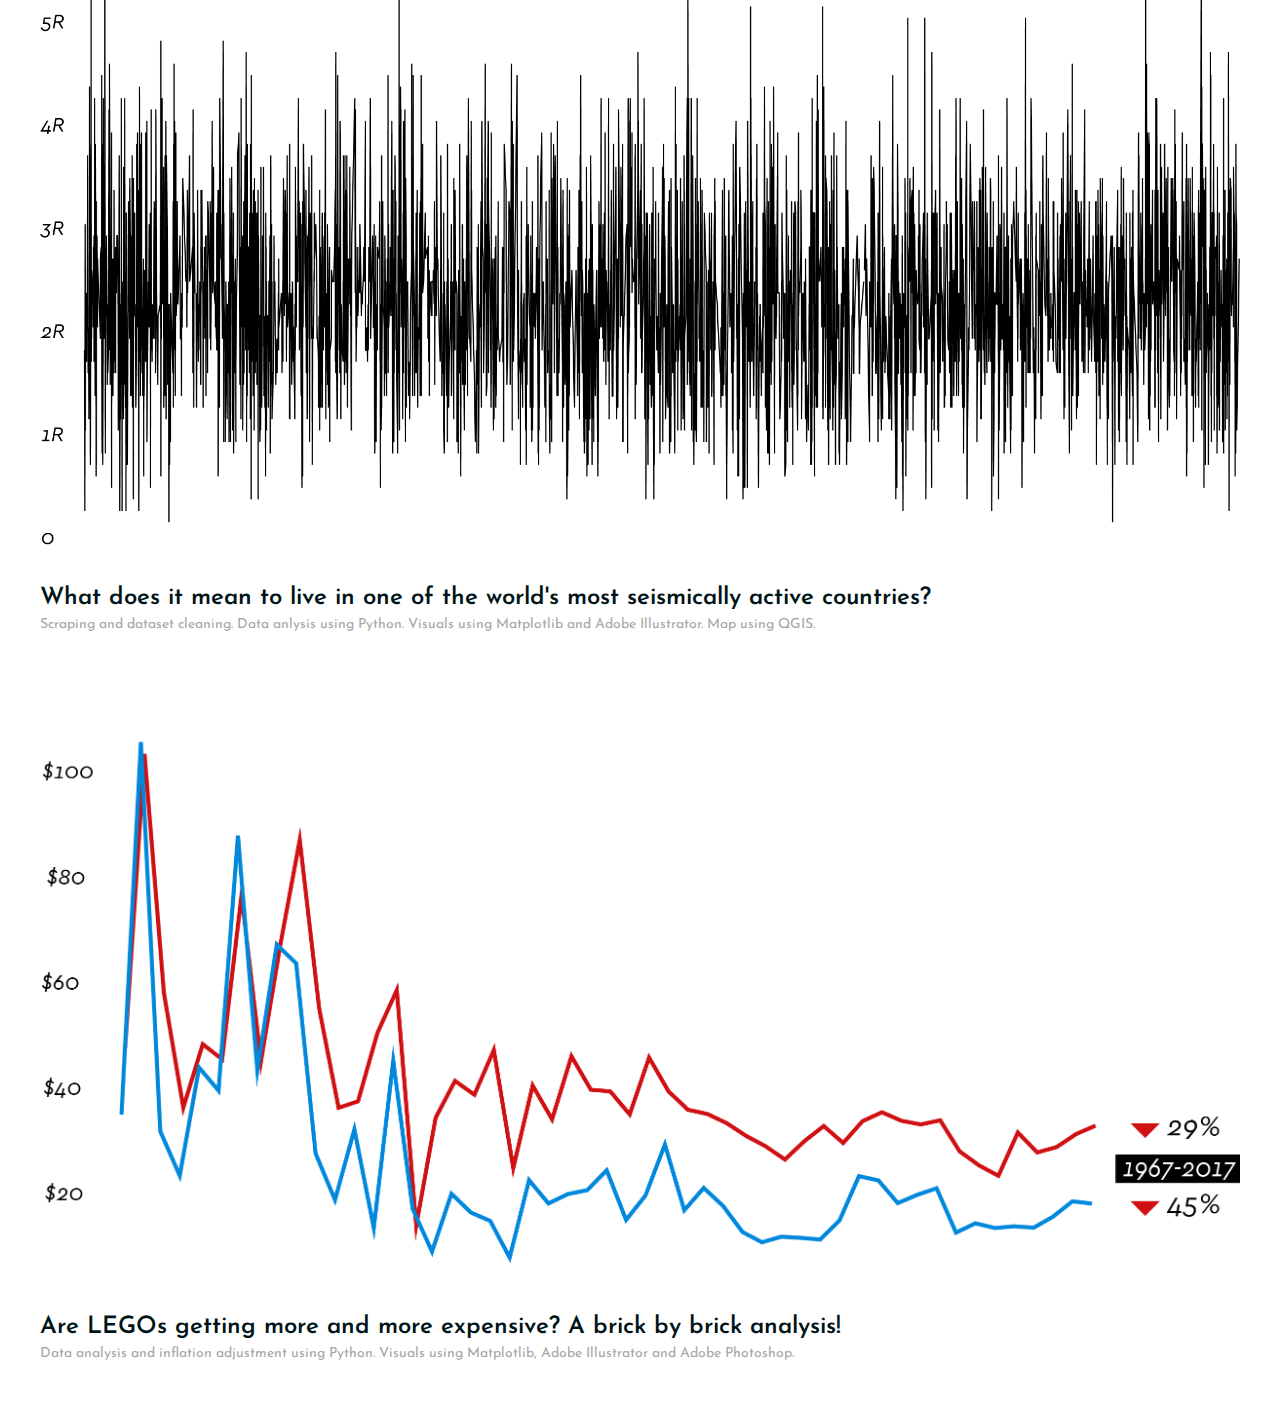
<file: projects/index.html>
<!DOCTYPE html>
<html lang="en">
<head>
	<title>Nikos Pitsiladis: Coding Projects</title>
	<meta charset="UTF-8">
	<meta name="description" content="Nikos Pitsiladis coding projects">
	<meta name="keywords" content="Nikos Pitsiladis, python, Columbia university, D3, html, matplotloib, sentiment analysis">
	<meta name="viewport" content="width=device-width, initial-scale=1.0">
	<!-- Favicon -->   
	<link href="img/favicon.ico" rel="https://cdn0.iconfinder.com/data/icons/programing-development/24/plugin_lego_brick_addon_program-512.png"/>

	<!-- Google Fonts -->
	<link href="https://fonts.googleapis.com/css?family=Josefin+Sans:400,400i,600,600i,700" rel="stylesheet">

	<!-- Stylesheets -->
	<link rel="stylesheet" href="css/bootstrap.min.css"/>
	<link rel="stylesheet" href="css/font-awesome.min.css"/>
	<link rel="stylesheet" href="css/magnific-popup.css"/>
	<link rel="stylesheet" href="css/style.css"/>
	<link rel="stylesheet" href="style/app.css">

  <!-- Global site tag (gtag.js) - Google Analytics -->
	<script async src="https://www.googletagmanager.com/gtag/js?id=UA-27003826-1"></script>
	<script>
		window.dataLayer = window.dataLayer || [];
		function gtag(){dataLayer.push(arguments);}
		gtag('js', new Date());
	
		gtag('config', 'UA-27003826-1');
	</script>
	<!--[if lt IE 9]>
	  <script src="https://oss.maxcdn.com/html5shiv/3.7.2/html5shiv.min.js"></script>
	  <script src="https://oss.maxcdn.com/respond/1.4.2/respond.min.js"></script>
	<![endif]-->


</head>
<body class="body-pad">
	<!-- Page Preloder -->
	<div id="preloder">
		<div class="loader"></div>
	</div>
	
	<!-- header section start -->
	<header class="header-section">
		<div class="container-fluid">
			<div class="row">
					<div class="logo">
							<h2 class="site-logo">Nikos Pitsiladis <br> Coding Projects</h2>
						</div>
						<div class="col-lg-8 col-md-9">
								<a href="https://github.com/nickospi" class="site-btn header-btn">The Code</a>
								<nav class="main-menu">
									<ul>
										<li><a href="http://www.npwashere.com">Home</a></li>
										<li><a href="https://www.linkedin.com/in/nikospitsiladis">About</a></li>
										<!-- <li><a href="home-2.html">Work</a></li> -->
										<li><a href="projects">Projects</a></li>
									</ul>
								</nav>
							</div>
						</div>
					</div>
					<div class="nav-switch">
						<i class="fa fa-bars"></i>
					</div>
	</header>
	<!-- header section end -->


	<!-- portfolio section start -->
	<section class="portfolio-section pt100">
		<div class="container">
			
		</div>                       
		<div class="container-fluid p-0">
			<div class="row portfolios-area">
				<div class="col-lg-6">
					<div class="portfolio-intro">
						<h2 class="section-title mb-5">Lego, Bowie, quakes, EU lobbyists, you name it! Here are some of my latest projects</h2>
						<ul class="portfolio-filter controls">
								<li class="control" data-filter="all">Python</li>
								<li class="control" data-filter=".d3">D3.js</li>
								<!-- <li class="control" data-filter=".snt">Text/Sentiment Analysis</li> -->
								<li class="control" data-filter=".mtplt">Matplotlib</li>
								<!-- <li class="control" data-filter=".py">Python</li> -->
							</ul>
					</div>
				</div>
				<div class="first-item col-md-6 col-lg-12 mix d3 p-lg-0">
						<a href="/Lobbying" class="portfolio-item set-bg" data-setbg="style/images/0.gif">
							<div class="pi-inner">
								
											<h2>+ See Project</h2>
						</div>			
					</a>
					<div class="portfolio-meta">
						<h2>Who are the EU's top lobbyists?</h2>
						<p>Dataset completed by scraping using Beautiful Soup. Data analysis using Python. Visuals using D3.js, Matplotlib and Adobe Illustrator.</p>
					</div>
				</div>
				<div class="second-item mix col-md-6 d3">
						<a href="/bowie" class="portfolio-item set-bg " data-setbg="style/images/1.gif">
							<div class="pi-inner">
							<h2>+ See Project</h2>
						</div>						
					</a>
					<div class="portfolio-meta">
						<h2>The Bowie Project: Text and sentiment analysis of all published David Bowie Lyrics.</h2>
						<p>Data collected using APIs, Python library lyricwikia and Selenium scraping. Data analysis using Python with sklearn, textblob, nltk. Visuals using D3.js. Static webapp using Flask.</p>
					</div>
				</div>
				<div class="mix col-md-12 col-lg-12 mtplt">
						<a href="/Earthquakes" class="portfolio-item set-bg" data-setbg="style/images/qks_1.png">
							<div class="pi-inner">
							<h2>+ See Project</h2>
						</div>						
					</a>
					<div class="portfolio-meta">
						<h2>What does it mean to live in one of the world's most seismically active countries? 
							</h2>
						<p>	Scraping and dataset cleaning. Data anlysis using Python. Visuals using Matplotlib and Adobe Illustrator. Map using QGIS.
							</p>
					</div>
				</div>
				<div class="mix col-md-12 col-lg-12 mtplt">
						<a href="/Lego" class="portfolio-item set-bg" data-setbg="style/images/Lego2.png">
							<div class="pi-inner">
							<h2>+ See Project</h2>
						</div>						
					</a>
					<div class="portfolio-meta">
						<h2>Are LEGOs getting more and more expensive? A brick by brick analysis!</h2>
						<p>	Data analysis and inflation adjustment using Python. Visuals using Matplotlib, Adobe Illustrator and Adobe Photoshop.
							</p>
					</div>
				</div>
				<!-- <div class="mix col-md-6 col-lg-3 rened">
					<a href="img/portfolio/5.jpg" class="portfolio-item pi-style2 set-bg" data-setbg="img/portfolio/5.jpg">
						<div class="pi-inner">
							<h2>+ See Project</h2>
						</div>						
					</a>
					<div class="portfolio-meta">
						<h2>A cup of tea please</h2>
						<p>Graphic design</p>
					</div>
				</div>
				<div class="mix col-md-6 col-lg-3 brand">
					<a href="img/portfolio/6.jpg" class="portfolio-item pi-style2 set-bg" data-setbg="img/portfolio/6.jpg">
						<div class="pi-inner">
							<h2>+ See Project</h2>
						</div>						
					</a>
					<div class="portfolio-meta">
						<h2>Brand Campaign</h2>
						<p>Graphic design</p>
					</div>
				</div>
				<div class="mix col-md-6 col-lg-3 brand">
					<a href="img/portfolio/9.jpg" class="portfolio-item pi-style2 set-bg" data-setbg="img/portfolio/9.jpg">
						<div class="pi-inner">
							<h2>+ See Project</h2>
						</div>						
					</a>
					<div class="portfolio-meta">
						<h2>Brand Identity for Company</h2>
						<p>Graphic design</p>
					</div>
				</div>
				<div class="mix col-md-6 col-lg-3 rened">
					<a href="img/portfolio/10.jpg" class="portfolio-item pi-style2 set-bg" data-setbg="img/portfolio/10.jpg">
						<div class="pi-inner">
							<h2>+ See Project</h2>
						</div>						
					</a>
					<div class="portfolio-meta">
						<h2>Brand Campaign</h2>
						<p>Graphic design</p>
					</div>
				</div>
				<div class="mix col-md-6 col-lg-3 digital">
					<a href="img/portfolio/7.jpg" class="portfolio-item pi-style2 set-bg" data-setbg="img/portfolio/7.jpg">
						<div class="pi-inner">
							<h2>+ See Project</h2>
						</div>						
					</a>
					<div class="portfolio-meta">
						<h2>A cup of tea please</h2>
						<p>Graphic design</p>
					</div>
				</div>
				<div class="mix col-md-6 col-lg-3 brand">
					<a href="img/portfolio/8.jpg" class="portfolio-item pi-style2 set-bg" data-setbg="img/portfolio/8.jpg">
						<div class="pi-inner">
							<h2>+ See Project</h2>
						</div>						
					</a>
					<div class="portfolio-meta">
						<h2>Brand Campaign</h2>
						<p>Graphic design</p>
					</div>
				</div>
			</div>
		</div>
	</section> -->
	<!-- portfolio section end -->


	<!-- footer section start -->
	<!-- <footer class="footer-section text-center">
			<div class="container">
				<h2 class="section-title mb-5">What's the code behind all that?</h2>
				<a href="https://github.com/nickospi" class="site-btn">The Code</a>
				<div class="social-links">
					<a href="https://www.linkedin.com/in/nikospitsiladis"><span class="fa fa-linkedin"></span></a>
					<a href="https://www.instagram.com/nickospi/"><span class="fa fa-instagram"></span></a>
					<a href="https://www.facebook.com/nickospi"><span class="fa fa-facebook"></span></a>
					<a href="https://twitter.com/nickospi"><span class="fa fa-twitter"></span></a>
				</div>
				<div class="copyright">Link back to Colorlib can't be removed. Template is licensed under CC BY 3.0. -->
	<!-- Copyright &copy;<script>document.write(new Date().getFullYear());</script> Nikos Pitsiladis All rights reserved | Made by Nikos Pitsiladis [yes, he was here] | Template by <a href="https://colorlib.com" target="_blank">Colorlib</a> -->
	<!-- Link back to Colorlib can't be removed. Template is licensed under CC BY 3.0. -->
	<!-- </div>
			</div>
		</footer> -->
		<!-- footer section end -->
	
	
	
		<!--====== Javascripts & Jquery ======-->
		<script src="js/jquery-2.1.4.min.js"></script>
		<script src="js/bootstrap.min.js"></script>
		<script src="js/mixitup.min.js"></script>
		<script src="js/magnific-popup.min.js"></script>
		<script src="js/main.js"></script>
	</body>
	</html>
</file>
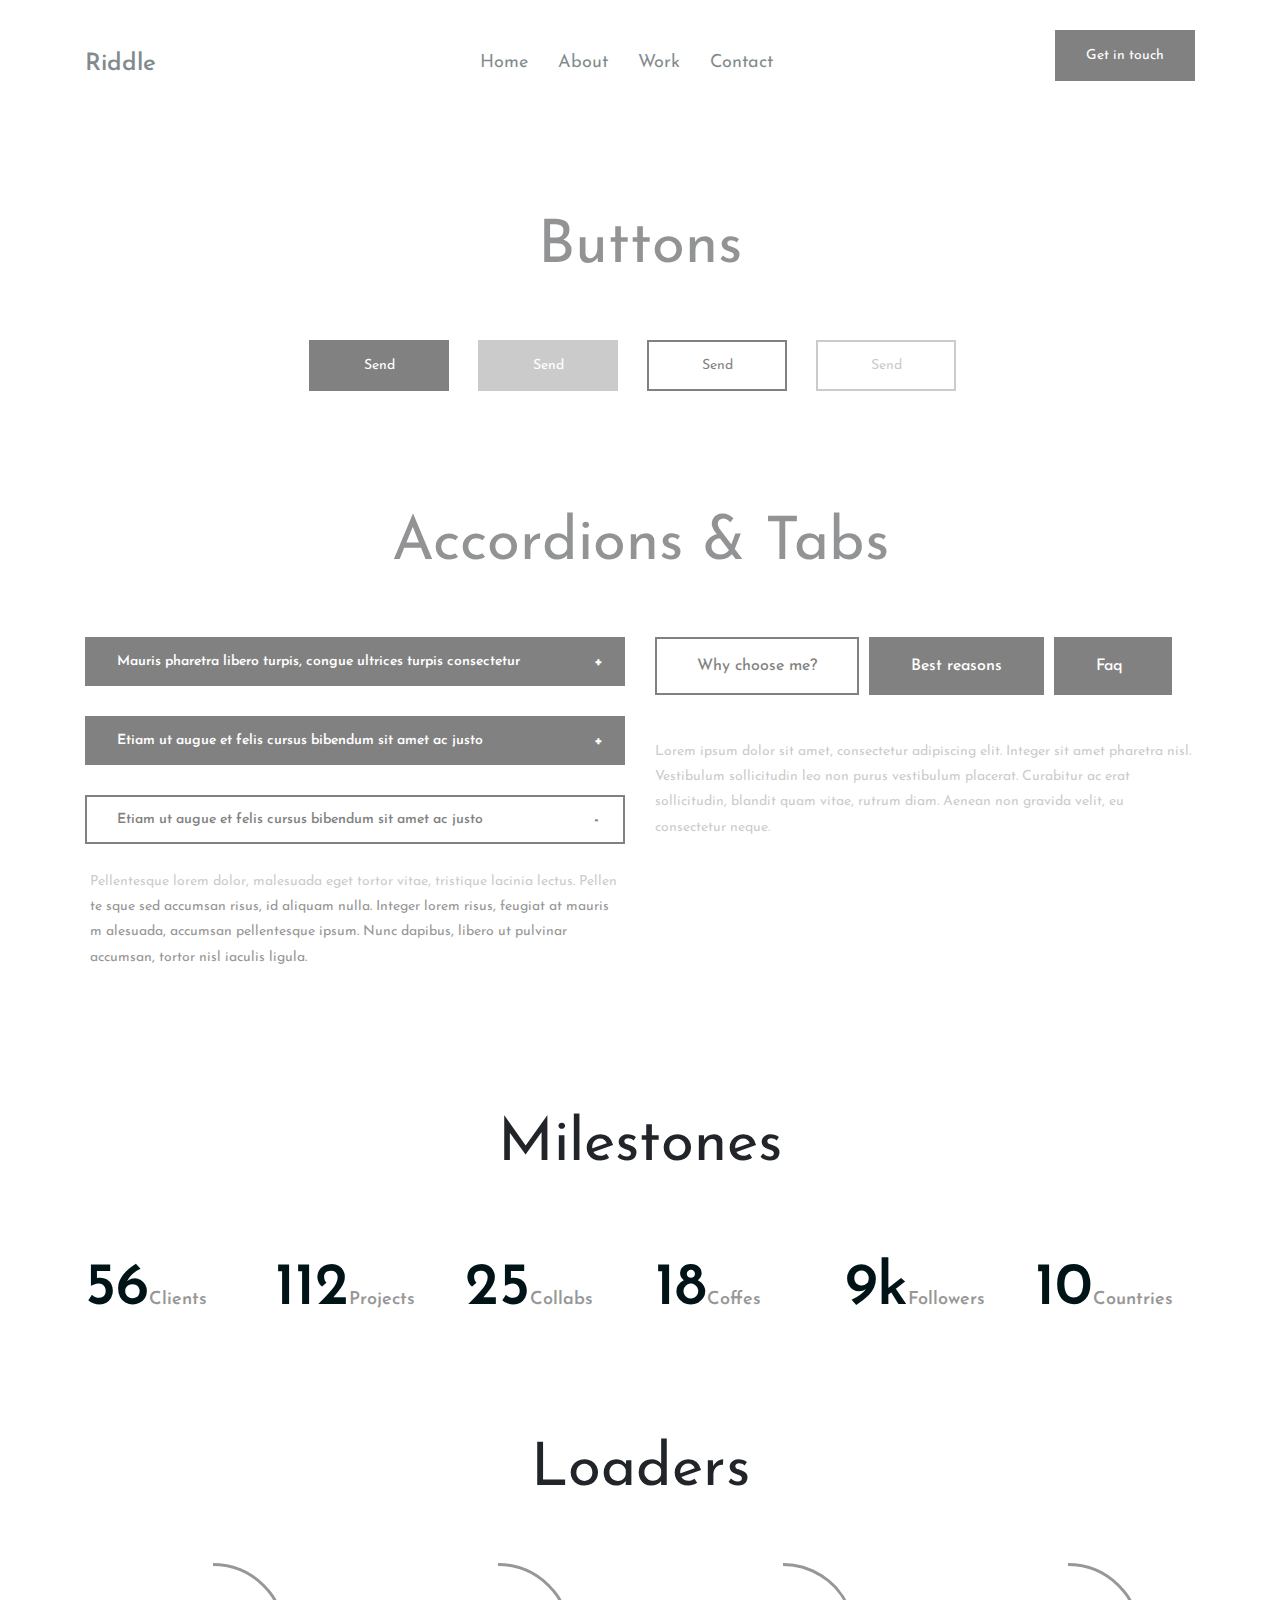
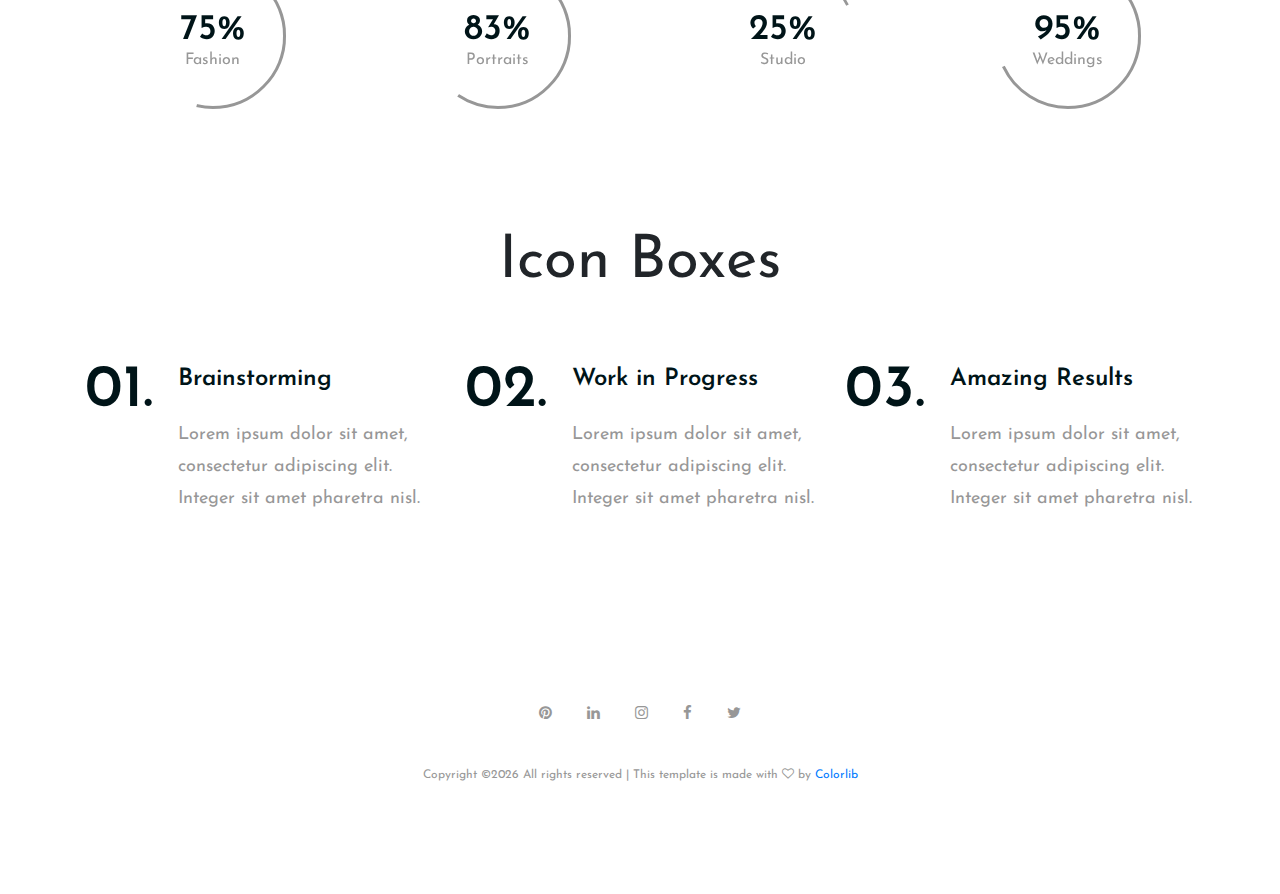
<file: elements.html>
<!DOCTYPE html>
<html lang="en">
<head>
	<title>Riddle - Portfolio Template</title>
	<meta charset="UTF-8">
	<meta name="description" content="Riddle - Portfolio Template">
	<meta name="keywords" content="portfolio, riddle, onepage, creative, html">
	<meta name="viewport" content="width=device-width, initial-scale=1.0">
	<!-- Favicon -->   
	<link href="img/favicon.ico" rel="shortcut icon"/>

	<!-- Google Fonts -->
	<link href="https://fonts.googleapis.com/css?family=Josefin+Sans:400,400i,600,600i,700" rel="stylesheet">

	<!-- Stylesheets -->
	<link rel="stylesheet" href="css/bootstrap.min.css"/>
	<link rel="stylesheet" href="css/font-awesome.min.css"/>
	<link rel="stylesheet" href="css/style.css"/>


	<!--[if lt IE 9]>
	  <script src="https://oss.maxcdn.com/html5shiv/3.7.2/html5shiv.min.js"></script>
	  <script src="https://oss.maxcdn.com/respond/1.4.2/respond.min.js"></script>
	<![endif]-->

</head>
<body>
	<!-- Page Preloder -->
	<div id="preloder">
		<div class="loader"></div>
	</div>

	<!-- header section start -->
	<header class="header-section">
		<div class="container">
			<div class="row">
				<div class="col-lg-4">
					<div class="logo">
						<h2 class="site-logo">Riddle</h2>
					</div>
				</div>
				<div class="col-lg-8">
					<a href="" class="site-btn header-btn">Get in touch</a>
					<nav class="main-menu">
						<ul>
							<li><a href="home.html">Home</a></li>
							<li><a href="about.html">About</a></li>
							<li><a href="home-2.html">Work</a></li>
							<li><a href="contact.html">Contact</a></li>
						</ul>
					</nav>
				</div>
			</div>
		</div>
	</header>
	<!-- header section end -->

	<!-- page section start -->
	<section class="page-section pt100">
		<div class="container">
			<div class="element">
				<div class="text-center">
					<div class="section-title mb-5">Buttons</div>
					<div class="buttons">
						<button class="site-btn sb-dark mr-4 mb-2">Send</button>
						<button class="site-btn btn-fade mr-4 mb-2">Send</button>
						<button class="site-btn btn-line mr-4 mb-2">Send</button>
						<button class="site-btn btn-line-fade mb-2">Send</button>
					</div>
				</div>
			</div>
			<div class="element">
				<div class="text-center">
					<div class="section-title mb-5">Accordions & Tabs</div>
				</div>
				<div class="row">
					<div class="col-lg-6">
						<div id="accordion" class="accordion-area">
							<div class="panel">
								<div class="panel-header" id="headingOne">
									Mauris pharetra libero turpis, congue ultrices turpis consectetur 
									<button class="panel-link" data-toggle="collapse" data-target="#collapse1" aria-expanded="false" aria-controls="collapse1"></button>
								</div>
								<div id="collapse1" class="collapse" aria-labelledby="headingOne" data-parent="#accordion">
									<div class="panel-body">
										<p>Pellentesque lorem dolor, malesuada eget tortor vitae, tristique lacinia lectus. Pellen te sque sed accumsan risus, id aliquam nulla. Integer lorem risus, feugiat at mauris m alesuada, accumsan pellentesque ipsum. Nunc dapibus, libero ut pulvinar accumsan, tortor nisl iaculis ligula. </p>
									</div>
								</div>
							</div>
							<div class="panel">
								<div class="panel-header" id="headingTwo">
									Etiam ut augue et felis cursus bibendum sit amet ac justo
									<button class="panel-link" data-toggle="collapse" data-target="#collapse2" aria-expanded="false" aria-controls="collapse2"></button>
								</div>
								<div id="collapse2" class="collapse" aria-labelledby="headingTwo" data-parent="#accordion">
									<div class="panel-body">
										<p>Pellentesque lorem dolor, malesuada eget tortor vitae, tristique lacinia lectus. Pellen te sque sed accumsan risus, id aliquam nulla. Integer lorem risus, feugiat at mauris m alesuada, accumsan pellentesque ipsum. Nunc dapibus, libero ut pulvinar accumsan, tortor nisl iaculis ligula. </p>
									</div>
								</div>
							</div>
							<div class="panel">
								<div class="panel-header active" id="headingThree">
									Etiam ut augue et felis cursus bibendum sit amet ac justo
									<button class="panel-link" data-toggle="collapse" data-target="#collapse3" aria-expanded="true" aria-controls="collapse3"></button>
								</div>
								<div id="collapse3" class="collapse show" aria-labelledby="headingThree" data-parent="#accordion">
									<div class="panel-body">
										<p>Pellentesque lorem dolor, malesuada eget tortor vitae, tristique lacinia lectus. Pellen te sque sed accumsan risus, id aliquam nulla. Integer lorem risus, feugiat at mauris m alesuada, accumsan pellentesque ipsum. Nunc dapibus, libero ut pulvinar accumsan, tortor nisl iaculis ligula. </p>
									</div>
								</div>
							</div>
						</div>
					</div>
					<div class="col-lg-6">
						<div class="tab-element">
							<ul class="nav nav-tabs" id="myTab" role="tablist">
								<li class="nav-item">
									<a class="nav-link active" id="1-tab" data-toggle="tab" href="#tab-1" role="tab" aria-controls="tab-1" aria-selected="true">Why choose me?</a>
								</li>
								<li class="nav-item">
									<a class="nav-link" id="2-tab" data-toggle="tab" href="#tab-2" role="tab" aria-controls="tab-2" aria-selected="false">Best reasons</a>
								</li>
								<li class="nav-item">
									<a class="nav-link" id="3-tab" data-toggle="tab" href="#tab-3" role="tab" aria-controls="tab-3" aria-selected="false">Faq</a>
								</li>
							</ul>
							<div class="tab-content" id="myTabContent">
								<!-- single tab content -->
								<div class="tab-pane fade show active" id="tab-1" role="tabpanel" aria-labelledby="tab-1">
									<p>Lorem ipsum dolor sit amet, consectetur adipiscing elit. Integer sit amet pharetra nisl. Vestibulum sollicitudin leo non purus vestibulum placerat. Curabitur ac erat sollicitudin, blandit quam vitae, rutrum diam. Aenean non gravida velit, eu consectetur neque.</p>
								</div>
								<div class="tab-pane fade" id="tab-2" role="tabpanel" aria-labelledby="tab-2">
									<p>Lorem ipsum dolor sit amet, consectetur adipiscing elit. Integer sit amet pharetra nisl. Vestibulum sollicitudin leo non purus vestibulum placerat. Curabitur ac erat sollicitudin, blandit quam vitae, rutrum diam. Aenean non gravida velit, eu consectetur neque.</p>
								</div>
								<div class="tab-pane fade" id="tab-3" role="tabpanel" aria-labelledby="tab-3">
									<p>Lorem ipsum dolor sit amet, consectetur adipiscing elit. Integer sit amet pharetra nisl. Vestibulum sollicitudin leo non purus vestibulum placerat. Curabitur ac erat sollicitudin, blandit quam vitae, rutrum diam. Aenean non gravida velit, eu consectetur neque.</p>
								</div>
							</div>
						</div>
					</div>
				</div>
			</div>
			<div class="element">
				<div class="text-center">
					<div class="section-title mb-5">Milestones</div>
				</div>
				<div class="row">
					<div class="col-lg-2">
						<div class="milestone">
							<h2>56<span>Clients</span></h2>
						</div>
					</div>
					<div class="col-lg-2">
						<div class="milestone">
							<h2>112<span>Projects</span></h2>
						</div>
					</div>
					<div class="col-lg-2">
						<div class="milestone">
							<h2>25<span>Collabs</span></h2>
						</div>
					</div>
					<div class="col-lg-2">
						<div class="milestone">
							<h2>18<span>Coffes</span></h2>
						</div>
					</div>
					<div class="col-lg-2">
						<div class="milestone">
							<h2>9k<span>Followers</span></h2>
						</div>
					</div>
					<div class="col-lg-2">
						<div class="milestone">
							<h2>10<span>Countries</span></h2>
						</div>
					</div>
				</div>
			</div>
			<div class="element">
				<div class="text-center">
					<div class="section-title mb-5">Loaders</div>
				</div>
				<div class="row">
					<div class="col-lg-3 col-md-6 mb-5 mb-md-0">
						<div class="circle-progress">
							<div id="progress1"></div>
							<div class="progress-info">
								<h2>75%</h2>
								<p>Fashion</p>
							</div>		
						</div>
					</div>
					<div class="col-lg-3 col-md-6 mb-5 mb-md-0">
						<div class="circle-progress">
							<div id="progress2"></div>
							<div class="progress-info">
								<h2>83%</h2>
								<p>Portraits</p>
							</div>		
						</div>
					</div>
					<div class="col-lg-3 col-md-6 mb-5 mb-md-0">
						<div class="circle-progress">
							<div id="progress3"></div>
							<div class="progress-info">
								<h2>25%</h2>
								<p>Studio</p>
							</div>		
						</div>
					</div>
					<div class="col-lg-3 col-md-6">
						<div class="circle-progress">
							<div id="progress4"></div>
							<div class="progress-info">
								<h2>95%</h2>
								<p>Weddings</p>
							</div>		
						</div>
					</div>
				</div>
			</div>
			<div class="element">
				<div class="text-center">
					<div class="section-title mb-5">Icon Boxes</div>
				</div>
				<div class="row">
					<div class="col-md-4">
						<div class="icon-box mb-5 mb-md-0">
							<div class="icon">
								<h2>01.</h2>
							</div>
							<div class="icon-box-content">
								<h3>Brainstorming</h3>
								<p>Lorem ipsum dolor sit amet, consectetur adipiscing elit. Integer sit amet pharetra nisl. </p>
							</div>
						</div>
					</div>
					<div class="col-md-4">
						<div class="icon-box mb-5 mb-md-0">
							<div class="icon">
								<h2>02.</h2>
							</div>
							<div class="icon-box-content">
								<h3>Work in Progress</h3>
								<p>Lorem ipsum dolor sit amet, consectetur adipiscing elit. Integer sit amet pharetra nisl. </p>
							</div>
						</div>
					</div>
					<div class="col-md-4">
						<div class="icon-box ">
							<div class="icon">
								<h2>03.</h2>
							</div>
							<div class="icon-box-content">
								<h3>Amazing Results</h3>
								<p>Lorem ipsum dolor sit amet, consectetur adipiscing elit. Integer sit amet pharetra nisl. </p>
							</div>
						</div>
					</div>
				</div>
			</div>
		</div>
	</section>
	<!-- page section end -->

	<!-- footer section start -->
	<footer class="footer-section text-center">
		<div class="container">
			<div class="social-links">
				<a href=""><span class="fa fa-pinterest"></span></a>
				<a href=""><span class="fa fa-linkedin"></span></a>
				<a href=""><span class="fa fa-instagram"></span></a>
				<a href=""><span class="fa fa-facebook"></span></a>
				<a href=""><span class="fa fa-twitter"></span></a>
			</div>
			<div class="copyright"><!-- Link back to Colorlib can't be removed. Template is licensed under CC BY 3.0. -->
Copyright &copy;<script>document.write(new Date().getFullYear());</script> All rights reserved | This template is made with <i class="fa fa-heart-o" aria-hidden="true"></i> by <a href="https://colorlib.com" target="_blank">Colorlib</a>
<!-- Link back to Colorlib can't be removed. Template is licensed under CC BY 3.0. -->
</div>
		</div>
	</footer>
	<!-- footer section end -->



	<!--====== Javascripts & Jquery ======-->
	<script src="js/jquery-2.1.4.min.js"></script>
	<script src="js/bootstrap.min.js"></script>
	<script src="js/mixitup.min.js"></script>
	<script src="js/circle-progress.min.js"></script>
	<script src="js/magnific-popup.min.js"></script>
	<script src="js/main.js"></script>
</body>
</html>
</file>
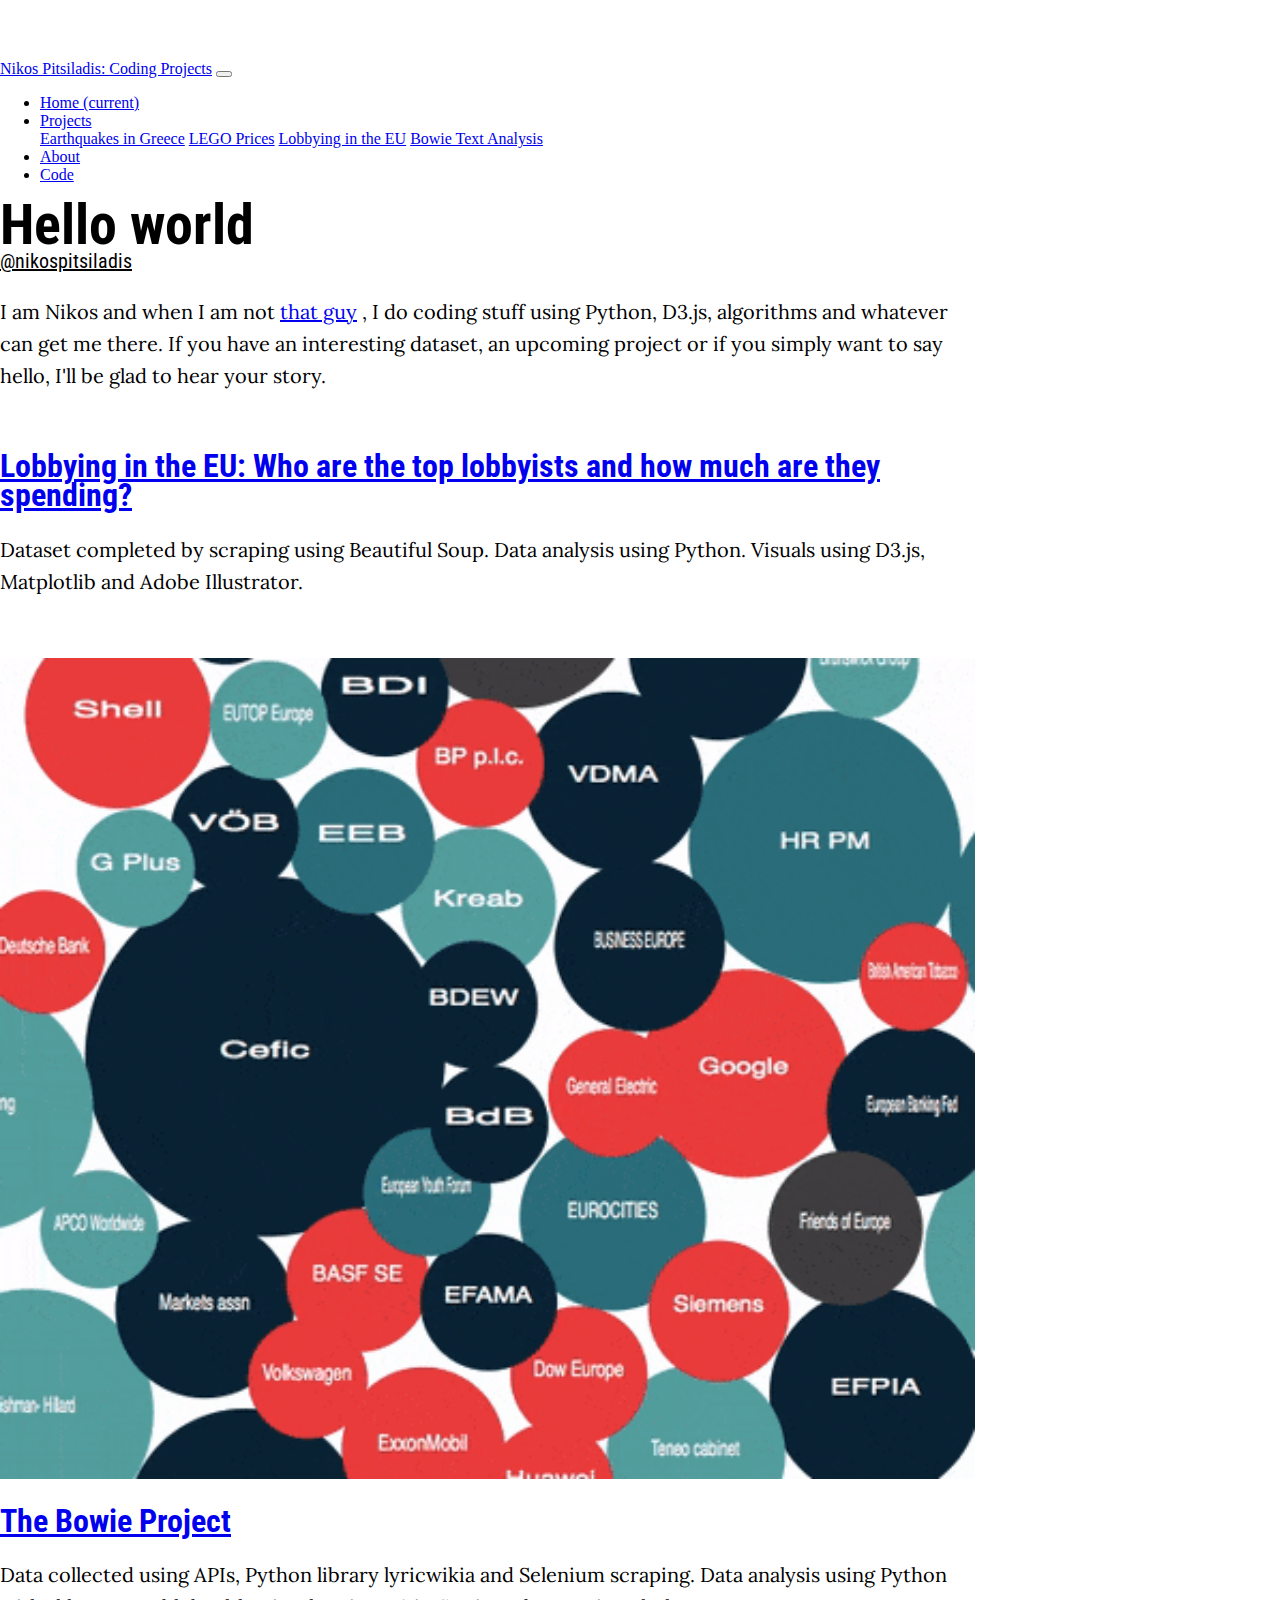
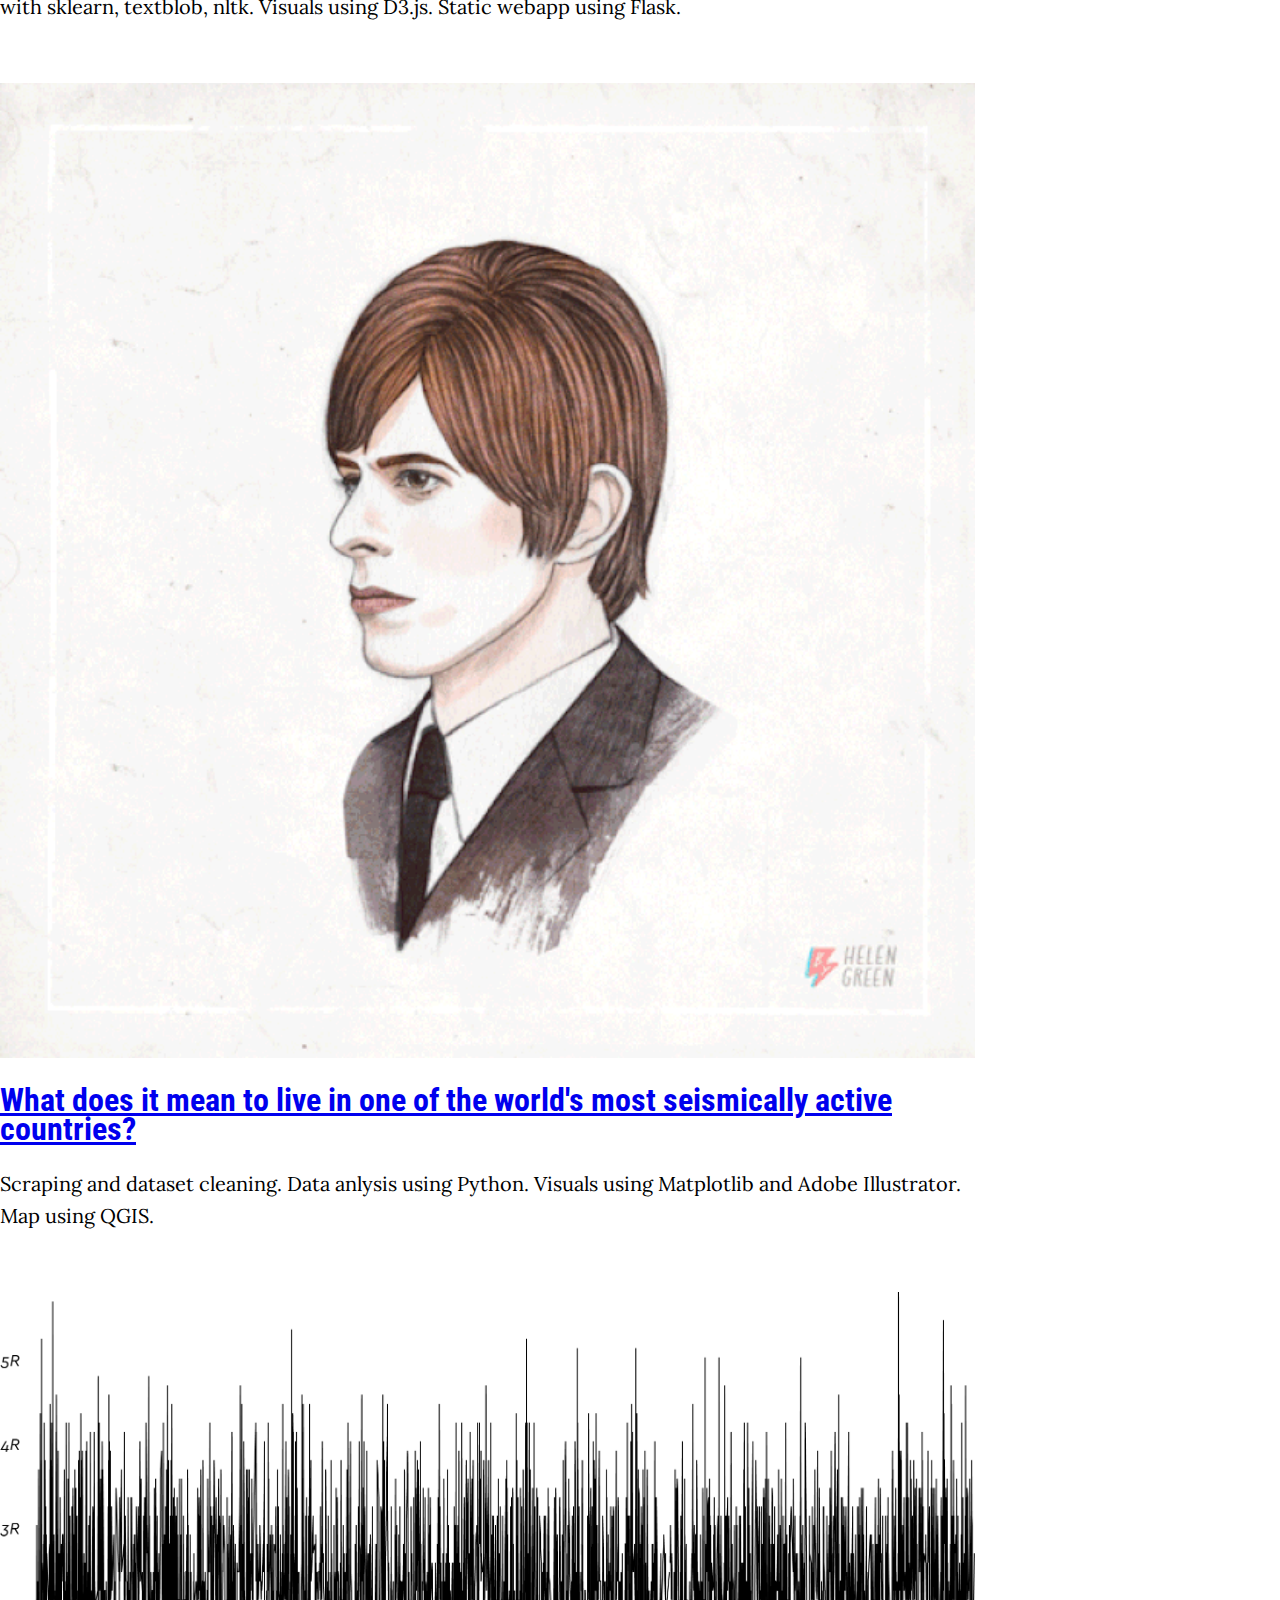
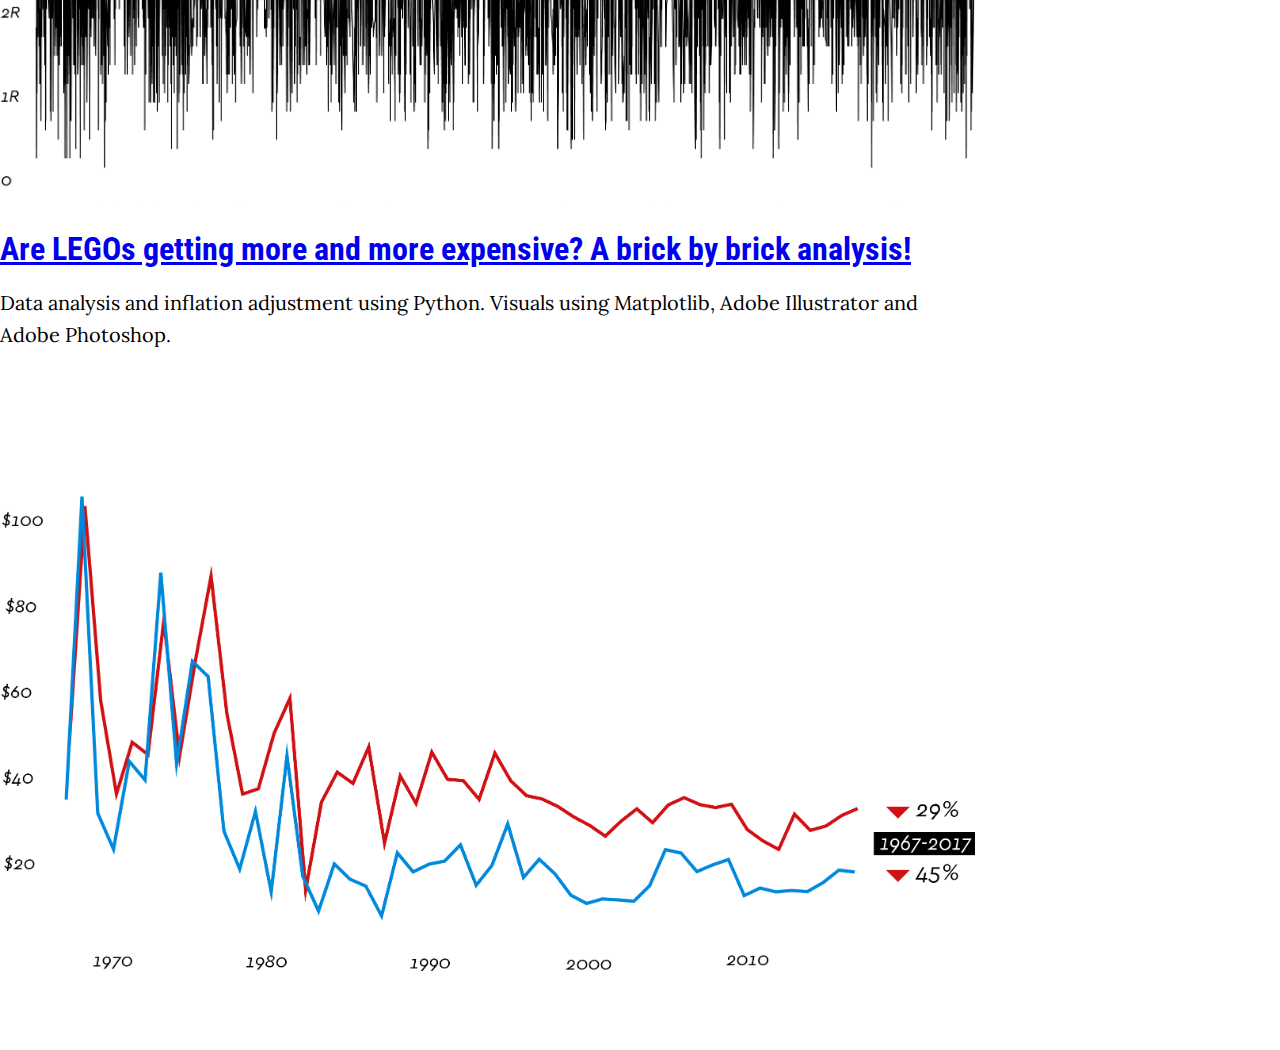
<file: xindex.html>
<!doctype html>
<html lang="en">
  <head>
    <meta charset="utf-8">
    <meta name="viewport" content="width=device-width, initial-scale=1, shrink-to-fit=no">
    <link rel="stylesheet" href="https://stackpath.bootstrapcdn.com/bootstrap/4.1.1/css/bootstrap.min.css" integrity="sha384-WskhaSGFgHYWDcbwN70/dfYBj47jz9qbsMId/iRN3ewGhXQFZCSftd1LZCfmhktB" crossorigin="anonymous">
      
    <link rel="stylesheet" href="style/app.css">
    
    <link href="https://fonts.googleapis.com/css?family=Roboto+Condensed:300,400,700" rel="stylesheet">
    <link href="https://fonts.googleapis.com/css?family=Lora:400,400i,700" rel="stylesheet"> 
    <link rel="shortcut icon" type="image/png" href=https://cdn0.iconfinder.com/data/icons/programing-development/24/plugin_lego_brick_addon_program-512.png>

     <!-- Global site tag (gtag.js) - Google Analytics -->
<script async src="https://www.googletagmanager.com/gtag/js?id=UA-27003826-1"></script>
<script>
  window.dataLayer = window.dataLayer || [];
  function gtag(){dataLayer.push(arguments);}
  gtag('js', new Date());

  gtag('config', 'UA-27003826-1');
</script>

    
    <title>Nikos Pitsiladis: Coding Projects</title>
  </head>
 
  <nav class="navbar fixed-top navbar-dark bg-dark">
    <a class="navbar-brand" href="http://www.npwashere.com">Nikos Pitsiladis: Coding Projects</a>
    <button class="navbar-toggler" type="button" data-toggle="collapse" data-target="#navbarNav" aria-controls="navbarNav" aria-expanded="false" aria-label="Toggle navigation">
      <span class="navbar-toggler-icon"></span>
    </button>
    <div class="collapse navbar-collapse" id="navbarNav">
      <ul class="navbar-nav">
        <li class="nav-item active">
          <a class="nav-link" href="http://www.npwashere.com">Home <span class="sr-only">(current)</span></a>
        </li>
        <li class="nav-item dropdown">
          <a class="nav-link dropdown-toggle" href="#" id="navbarDropdown" role="button" data-toggle="dropdown" aria-haspopup="true" aria-expanded="false">
            Projects
          </a>
          <div class="dropdown-menu" aria-labelledby="navbarDropdown">
            <a class="dropdown-item" href="/Earthquakes">Earthquakes in Greece</a>
            <a class="dropdown-item" href="/Lego">LEGO Prices</a>
            <a class="dropdown-item" href="/Lobbying">Lobbying in the EU</a>
            <a class="dropdown-item" href="/bowie">Bowie Text Analysis</a>
          </div>
        </li>
        <li class="nav-item">
          <a class="nav-link" href="https://github.com/nickospi">About</a>
        </li>
        <li class="nav-item">
          <a class="nav-link" href="https://github.com/nickospi/data_studio/tree/master/code">Code</a>
        </li>
      </ul>
     
    </div>
  </nav>


 

  
  <body class="light-theme">
    <div class="container">
        
          <div class="row justify-content-center">
              <div class="col-md-10 ">
                  <h1 class="headline super-font">Hello world</h1>
                  <a class="handle super-font" href="https://www.linkedin.com/in/">@nikospitsiladis</a>
              </div>
          </div>
          <div class="row justify-content-center"> 
              <div class="col-md-10">
                  <p class="body-text sub-font">
                  I am Nikos and when I am not <a href="https://www.linkedin.com/in/nikospitsiladis"> that guy</a> , I do coding stuff using Python, D3.js, algorithms and whatever can get me there. If you have an interesting dataset, an upcoming project or if you simply want to say hello, I'll be glad to hear your story</a>. 
                  </p>
              </div>
          </div>
      </div>    
  <div class="container">        
        <div class="row justify-content-center"> 
            <div class="col-md-5 ">
                <p class="subhead super-font"> <a href="https://nickospi.github.io/Lobbying/"> Lobbying in the EU: Who are the top lobbyists and how much are they spending?</a></p>
                <p class="body-text sub-font">Dataset completed by scraping using Beautiful Soup. Data analysis using Python. Visuals using D3.js, Matplotlib and Adobe Illustrator. </p>
                <img class="image  d-md-5"img src= "style/images/0.gif" alt="EU Lobbying">
                
            </div>
  
            <div class="col-md-5 ">
              <p class="subhead super-font"> <a href="https://nickospi.github.io/bowie/"> The Bowie Project  </a></p>
              <p class="body-text sub-font">Data collected using APIs, Python library lyricwikia and Selenium scraping. Data analysis using Python with sklearn, textblob, nltk. Visuals using D3.js. Static webapp using Flask.</p>
              <img class="image  d-md-5"img src= "style/images/1.gif" alt="Bowie">
          </div>
          <div class="col-md-5 ">
              <p class="subhead super-font"> <a href="https://nickospi.github.io/Earthquakes"> What does it mean to live in one of the world's most seismically active countries?  </a></p>
              <p class="body-text sub-font">Scraping and dataset cleaning. Data anlysis using Python. Visuals using Matplotlib and Adobe Illustrator. Map using QGIS. </p>
              <img class="image  d-md-5" img src="style/images/qks_1.png" alt="Earthquakes in Greece">
          </div>
          
          <div class="col-md-5 ">
              <p class="subhead super-font"> <a href="https://nickospi.github.io/Lego"> Are LEGOs getting more and more expensive? A brick by brick analysis! </a></p>
              <p class="body-text sub-font">Data analysis and inflation adjustment using Python. Visuals using Matplotlib, Adobe Illustrator and Adobe Photoshop.</p>
              <img class="image  d-md-5" img src="style/images/Lego2.png" alt="Lego Prices">
              
          </div>
      
    
      
      </div>
     
                  <br>
                  <br>
              </div>
              <br>
      <br>
          </div>
      </div>
 
      </div>
     <script src="https://code.jquery.com/jquery-3.3.1.slim.min.js" integrity="sha384-q8i/X+965DzO0rT7abK41JStQIAqVgRVzpbzo5smXKp4YfRvH+8abtTE1Pi6jizo" crossorigin="anonymous"></script>
     <script src="https://cdnjs.cloudflare.com/ajax/libs/popper.js/1.14.3/umd/popper.min.js" integrity="sha384-ZMP7rVo3mIykV+2+9J3UJ46jBk0WLaUAdn689aCwoqbBJiSnjAK/l8WvCWPIPm49" crossorigin="anonymous"></script>
     <script src="https://stackpath.bootstrapcdn.com/bootstrap/4.1.1/js/bootstrap.min.js" integrity="sha384-smHYKdLADwkXOn1EmN1qk/HfnUcbVRZyYmZ4qpPea6sjB/pTJ0euyQp0Mk8ck+5T" crossorigin="anonymous"></script>
   </body>
 </html>
</file>
<file: css/style.css>
/* =================================
------------------------------------
  Riddle - Portfolio
  Version: 1.0
 ------------------------------------ 
 ====================================*/

/*----------------------------------------*/
/* Template default CSS
/*----------------------------------------*/

html,
body {
  height: 100%;
  font-family: 'Josefin Sans', sans-serif;
}

h1,
h2,
h3,
h4,
h5,
h6 {
  color: #001418;
  margin: 0;
  font-weight: 600;
  font-family: 'Josefin Sans', sans-serif;
}

p {
  font-size: 18px;
  color: #979797;
  line-height: 1.8;
}

img {
  max-width: 100%;
}

input:focus,
select:focus,
button:focus,
textarea:focus {
  outline: none;
}

a:hover,
a:focus {
  text-decoration: none;
  outline: none;
}

ul,
ol {
  padding: 0;
  margin: 0;
}

/*------------------------
  Helper css
--------------------------*/
.body-pad {
  padding: 0 40px;
}

.spad {
  padding: 100px 0;
}

.pt100 {
  padding-top: 100px;
}

.set-bg {
  background-repeat: no-repeat;
  background-size: cover;
}

.section-title {
  font-size: 60px;
}

.section-title span {
  color: #979797;
}

/*------------------------
  Common Elements
--------------------------*/
.element {
  margin-bottom: 100px;
}

.element:last-child {
  margin-bottom: 0;
}

/*=== Preloder ===*/
#preloder {
  position: fixed;
  width: 100%;
  height: 100%;
  top: 0;
  left: 0;
  z-index: 999999;
  background: #fff;
}

.loader {
  width: 30px;
  height: 30px;
  border: 3px solid #000;
  position: absolute;
  top: 50%;
  left: 50%;
  margin-top: -13px;
  margin-left: -13px;
  border-radius: 60px;
  border-left-color: transparent;
  animation: loader 0.8s linear infinite;
  -webkit-animation: loader 0.8s linear infinite;
}

@keyframes loader {
  0% {
    -webkit-transform: rotate(0deg);
            transform: rotate(0deg);
  }
  50% {
    -webkit-transform: rotate(180deg);
            transform: rotate(180deg);
  }
  100% {
    -webkit-transform: rotate(360deg);
            transform: rotate(360deg);
  }
}

@-webkit-keyframes loader {
  0% {
    -webkit-transform: rotate(0deg);
  }
  50% {
    -webkit-transform: rotate(180deg);
  }
  100% {
    -webkit-transform: rotate(360deg);
  }
}

/*=== Buttons ===*/
.site-btn {
  display: inline-block;
  font-size: 14px;
  min-width: 140px;
  text-align: center;
  padding: 15px 10px;
  position: relative;
  color: #fff;
  border: none;
  background-color: #000;
  margin-right: 15px;
  z-index: 1;
}

.site-btn.btn-fade {
  background-color: #979797;
}

.site-btn.btn-line {
  background: none;
  border: 2px solid #000;
  color: #000;
  padding: 13px 10px;
}

.site-btn.btn-line:hover {
  color: #000;
}

.site-btn.btn-line-fade {
  background: none;
  border: 2px solid #979797;
  color: #979797;
  padding: 13px 10px;
}

.site-btn.btn-line-fade:hover {
  color: #979797;
}

.site-btn:hover {
  color: #fff;
}

/*===  Accordion  ===*/
.accordion-area .panel {
  margin-bottom: 30px;
}

.accordion-area .panel-header {
  background: #000;
  color: #fff;
  display: block;
  padding: 12px 50px;
  padding-left: 30px;
  font-size: 14px;
  font-weight: 600;
  position: relative;
  border: 2px solid #000;
  -webkit-transition: all 0.4s ease-out 0s;
  -o-transition: all 0.4s ease-out 0s;
  transition: all 0.4s ease-out 0s;
}

.accordion-area .panel-header.active {
  background: transparent;
  color: #000;
}

.accordion-area .panel-header.active .panel-link:after {
  content: "-";
  color: #000;
}

.accordion-area .panel-header.active .panel-link.collapsed:after {
  content: "+";
}

.accordion-area .panel-link {
  position: absolute;
  right: 0;
  top: 0;
  height: 100%;
  width: 50px;
  border: none;
  cursor: pointer;
  background: transparent;
}

.accordion-area .panel-body p {
  font-size: 14px;
  margin-bottom: 0;
  padding-top: 25px;
}

.accordion-area .panel-body {
  padding: 0 5px;
}

.accordion-area .panel-link:after {
  content: "+";
  position: absolute;
  left: 50%;
  font-size: 16px;
  font-weight: 700;
  top: 50%;
  color: #fff;
  line-height: 16px;
  margin-top: -8px;
  margin-left: -4px;
}

/*===  Tab  ===*/
.tab-element .nav-tabs {
  border-bottom: none;
  margin-bottom: 35px;
}

.tab-element .nav-tabs .nav-link {
  border: 2px solid #000;
  background: #000;
  border-radius: 0;
  margin-right: 10px;
  font-size: 14px;
  font-weight: 500;
  color: #222;
  padding: 15px 40px;
  min-width: 118px;
  font-size: 16px;
  color: #fff;
  margin-bottom: 10px;
}

.tab-element .nav-tabs .nav-item:last-child .nav-link {
  margin-right: 0;
}

.tab-element .nav-tabs .nav-link.active {
  background: transparent;
  color: #000;
}

.tab-element .tab-pane h4 {
  font-size: 18px;
  margin: 25px 0 20px;
}

.tab-element .tab-pane p {
  font-size: 14px;
}

.circle-progress {
  text-align: center;
  position: relative;
}

.circle-progress canvas {
  -webkit-transform: rotate(90deg);
  -ms-transform: rotate(90deg);
  transform: rotate(90deg);
}

.circle-progress .progress-info {
  position: absolute;
  width: 100%;
  top: 30%;
}

.circle-progress .progress-info h2 {
  font-size: 36px;
}

.circle-progress .progress-info p {
  color: #979797;
  font-size: 16px;
  line-height: normal;
}

/*===  Icon Box  ===*/
.icon-box {
  display: -webkit-box;
  display: -ms-flexbox;
  display: flex;
}

.icon-box .icon h2 {
  font-size: 60px;
}

.icon-box .icon-box-content {
  padding-left: 25px;
  padding-top: 10px;
}

.icon-box .icon-box-content h3 {
  font-size: 24px;
  margin-bottom: 25px;
}

/*------------------------
    Header Section
--------------------------*/
.header-section {
  padding-top: 30px;
  padding-bottom: 20px;
  position: relative;
}

.site-logo {
  font-size: 24px;
  padding-top: 20px;
}

.main-menu ul {
  list-style: none;
}

.main-menu ul li {
  display: inline;
}

.main-menu ul li a {
  display: inline-block;
  font-size: 18px;
  color: #001418;
  margin-left: 15px;
  margin-right: 10px;
  padding: 20px 0 5px;
}

.header-btn {
  float: right;
  margin-right: 0;
}

.nav-switch {
  display: none;
}

/*------------------------
    Intro Section
--------------------------*/
.intro-section {
  padding: 110px 0;
}

/*------------------------
    Portfolio Section
--------------------------*/
.portfolio-section {
  overflow: hidden;
}

.portfolio-filter {
  list-style: none;
  padding-bottom: 100px;
}

.portfolio-filter li {
  font-size: 16px;
  display: inline-block;
  margin-right: 30px;
  padding-bottom: 10px;
  color: #979797;
  cursor: pointer;
}

.portfolio-filter li.mixitup-control-active {
  color: #001418;
}

.portfolios-area .gallery-block {
  padding: 0;
}

.gallery-block {
  position: relative;
}

.portfolio-item {
  display: block;
  width: 100%;
  height: 600px;
  background-position: center center;
  position: relative;
  margin-bottom: 30px;
}

.portfolio-item .pi-inner {
  position: absolute;
  width: 100%;
  height: 100%;
  left: 0;
  top: 0;
  background: transparent;
  -webkit-transition: all 0.4s ease 0s;
  -o-transition: all 0.4s ease 0s;
  transition: all 0.4s ease 0s;
}

.portfolio-item .pi-inner h2 {
  opacity: 0;
  font-size: 30px;
  font-weight: 400;
  position: absolute;
  left: 50px;
  bottom: 50px;
  color: #fff;
  letter-spacing: 10px;
  -webkit-transition: all 0.3s ease 0s;
  -o-transition: all 0.3s ease 0s;
  transition: all 0.3s ease 0s;
}

.portfolio-item:hover .pi-inner {
  background: rgba(0, 20, 24, 0.8);
}

.portfolio-item:hover .pi-inner h2 {
  opacity: 1;
  letter-spacing: 0;
}

.portfolio-meta {
  padding-bottom: 45px;
}

.portfolio-meta h2 {
  font-size: 24px;
}

.portfolio-meta p {
  font-size: 14px;
  color: #a6a6a6;
  margin-bottom: 0;
}

.portfolio-intro {
  display: block;
}

.img-popup-warp .mfp-content {
  opacity: 0;
  -webkit-transform: scale(0.8);
  -ms-transform: scale(0.8);
  transform: scale(0.8);
  -webkit-transition: all 0.4s;
  -o-transition: all 0.4s;
  transition: all 0.4s;
}

.img-popup-warp.mfp-ready .mfp-content {
  opacity: 1;
  -webkit-transform: scale(1);
  -ms-transform: scale(1);
  transform: scale(1);
}

/*------------------------
    Footer Section
--------------------------*/
.footer-section {
  padding: 110px 0;
}

.footer-section .copyright {
  font-size: 12px;
  color: #979797;
}

.social-links {
  margin-top: 60px;
  margin-bottom: 40px;
}

.social-links a {
  color: #979797;
  font-size: 15px;
  margin-right: 30px;
}

.social-links a:last-child {
  margin-right: 0;
}

/*------------------------
    About Page
--------------------------*/
.pic-frame {
  position: relative;
  padding-left: 25px;
  padding-bottom: 25px;
  display: inline-block;
}

.pic-frame:after {
  position: absolute;
  content: "";
  width: calc(100% - 25px);
  height: calc(100% - 25px);
  bottom: 0;
  left: 0;
  border: 2px solid #000;
  z-index: 1;
}

.milestone {
  margin-top: 15px;
}

.milestone h2 {
  font-size: 60px;
}

.milestone h2 span {
  font-size: 18px;
  color: #979797;
}

/*------------------------
    Blog Page
--------------------------*/
.blog-item {
  margin-bottom: 70px;
}

.blog-item .read-more {
  color: #000;
  position: relative;
  display: inline-block;
  padding-bottom: 5px;
  line-height: 18px;
  font-size: 18px;
}

.blog-item .read-more:after {
  position: absolute;
  content: '';
  width: 100%;
  height: 2px;
  bottom: 0;
  left: 0;
  background: #000;
}

.thumb {
  margin-bottom: 30px;
}

.blog-content h2 {
  font-size: 24px;
  margin-bottom: 15px;
}

.blog-content .blog-meta {
  font-size: 13px;
  color: #979797;
  margin-bottom: 30px;
}

.blog-content p {
  margin-bottom: 30px;
}

/*------------------------
    Contact Page
--------------------------*/
.contect-tect {
  text-align: center;
  margin-bottom: 70px;
}

.contect-tect h2 {
  font-size: 24px;
  margin-bottom: 30px;
}

.contect-tect p {
  font-size: 17px;
}

.contact-form {
  display: block;
  width: 100%;
}

.contact-form input {
  padding-left: 25px;
  height: 60px;
  width: 100%;
  border: none;
  border-bottom: 2px solid #000;
  margin-bottom: 30px;
  font-size: 12px;
}

.contact-form textarea {
  padding-left: 25px;
  height: 200px;
  width: 100%;
  border: none;
  border-bottom: 2px solid #000;
  margin-bottom: 30px;
  font-size: 12px;
}

.contact-form ::-webkit-input-placeholder {
  font-style: italic;
}

.contact-form :-ms-input-placeholder {
  font-style: italic;
}

.contact-form ::-ms-input-placeholder {
  font-style: italic;
}

.contact-form ::placeholder {
  font-style: italic;
}

/* ===========================
  Responsive
==============================*/
@media only screen and (max-width: 1448px) {
  .home-2.container {
    width: auto;
  }
}

/* Medium screen : 992px. */
@media only screen and (min-width: 992px) and (max-width: 1199px) {
  .portfolio-item {
    height: 450px;
  }
}

/* Tablet :768px. */
@media only screen and (min-width: 768px) and (max-width: 991px) {
  .body-pad {
    padding: 0 30px;
  }
  .portfolio-item {
    height: 350px;
  }
}

/* Large Mobile :480px. */
@media only screen and (max-width: 767px) {
  .body-pad {
    padding: 0 15px;
  }
  .main-menu {
    position: absolute;
    background: #efefef;
    width: 100%;
    z-index: 999;
    left: 0;
    top: 30px;
    padding-top: 15px;
    display: none;
  }
  .main-menu ul li a {
    padding: 10px 15px;
    border-bottom: 1px solid #ddd;
    display: block;
  }
  .main-menu ul li {
    display: block;
  }
  .main-menu ul li:last-child a {
    border-bottom: none;
  }
  .home-2 {
    text-align: left;
  }
  .home-2 .main-menu {
    top: 99px;
  }
  .nav-switch {
    position: absolute;
    right: 25px;
    font-size: 30px;
    color: #333;
    top: 35px;
    display: block;
  }
  .header-btn {
    display: none;
  }
  .section-title {
    font-size: 45px;
  }
  .portfolio-filter {
    text-align: center;
  }
}

/* small Mobile :320px. */
@media only screen and (max-width: 479px) {
  .section-title {
    font-size: 30px;
  }
}
</file>
<file: style/app.css>
body {
    padding-top:60px;
    margin: auto;
}


.dark-theme {
    background-color: #7e98b0;
    color: #fcfbfb;   
}
.light-theme {
    background-color: white;
    color: black;    
}

.container {
        max-width: 975px;
}

/* ******** */

.image {
    width: 100%;
}
.handle  {
    font-size: 1.25rem;
    line-height: 0.75;
    margin-top: 1.75rem;
    font-weight: 400;
    color: black !important;
}

.rule {
    border-style: solid;
    border-top: 1px;
    margin-bottom: 1rem;
    margin-top: 1rem;
    border-color: darkgrey;
}

.section {
    font-size: 1.25rem;
    line-height: 0.9;
    margin-bottom: 1.5rem;
    margin-top: 1.5rem;
    font-weight: 700;
    text-transform: uppercase;

}

.link {
    color: black !important;
}

.footer  {
    font-size: 1rem;
    line-height: 0.75;
    margin-top: 5rem;
    margin-bottom: 5rem;
    font-weight: 400;
}





.headline {
    font-size: 3.5rem;
    line-height: 0.9;
    margin-bottom: 0.25rem;
    margin-top: 1rem;
    font-weight: 700;
}

.body-text {
    font-size: 1.25rem;
    line-height: 1.6;
    margin-top: 0.5rem;
    margin-bottom: 3.75rem;

}

/*
super-font
.headline
.kicker
.subhead
.label
.label-text
.credit

sub-font
.date
.body-text
.note
*/




.super-font {
    font-family: 'Roboto Condensed', sans-serif;
}
.sub-font {
    font-family: 'Lora', serif;
}



.headline {
    font-size: 3.5rem;
    line-height: 0.9;
    margin-bottom: 0.25rem;
    margin-top: 1rem;
    font-weight: 700;
}

.body-text {
    font-size: 1.25rem;
    line-height: 1.6;
    margin-top: 1.5rem;

}

.kicker {
    font-size: 1.5rem;
    line-height: 1;
    margin-bottom: 0.5rem;
    margin-top: 1rem;
    font-weight: 300;
    text-transform: uppercase;
}

.credit  {
    font-size: 1.2rem;
    line-height: 0.75;
    margin-top: 2rem;
    font-weight: 400;
    text-transform: uppercase;
}

.date {
    font-size: 1rem;
    line-height: 1;
    margin-top: 0.25;
    font-weight: 400;
    font-style: italic;
}

.subhead {
    font-size: 2rem;
    line-height: 0.9;
    margin-bottom: 0.5rem;
    margin-top: 1.5rem;
    font-weight: 700;
}

.label {
    font-size: 1.25rem;
    line-height: 1.25;
    margin-top: 2rem;
    margin-bottom: 0.5rem;
    font-weight: 700;
}

.label-text {
    font-size: 1.25rem;
    line-height: 1.25;
    margin-bottom: 0.5rem;
    font-weight: 400;
}

.note {
    font-size: 0.85rem;
    line-height: 1.5;
    margin-top: 0.5rem;
    margin-bottom: 1.25rem;
    font-weight: 400;
}
.caption  {
    font-size: 1rem;
    line-height: 1.2;
    margin-top: 0.5rem;
    margin-bottom: 2rem;
    font-weight: 400;
}

.animation.animate {
    animation: pulse 5s infinite;
}


/*HTML Horizonal Legend*/
.industry {
    margin: 0 !important;
}
.key-dot {
    display: inline-block;
    height: 10px;
    margin-right: .5em;
    width: 10px;
}

.trade { height: 20px;
    width: 20px;
    background: #00293c;
     margin-right: .5em;
    border-radius: 50%;
    display: inline-block;}
.ngo { height: 20px;
    width: 20px;
    background: #257985;
    margin-right: .5em;
    border-radius: 50%;
    display: inline-block;}
.cons{  height: 20px;
    width: 20px;
    background: #5ea8a7;
    margin-right: .5em;
    border-radius: 50%;
    display: inline-block;}
.tanks{height: 20px;
    width: 20px; 
    background: #484748;
    margin-right: .5em;
    border-radius: 50%;
    display: inline-block;}
.comps{height: 20px;
    width: 20px; 
    background: #ff4447;
    margin-right: .5em;
    border-radius: 50%;
    display: inline-block;
    
}


#legend2{
    overflow:hidden;
}
.legend2 {
    float:left;
    margin-right: 1em;
}
</file>
<file: All 2018 Earthquakes in Greece/style/app.css>
body {
    padding-top:60px;
    margin: auto;
}


/* choose a light or dark theme to add to the body tag. */
.dark-theme {
    background-color: #181414;
    color: #fcfbfb;   
}
.light-theme {
    background-color: white;
    color: black;    
}

.container {
        max-width: 975px;
}

/* ******** */

.image {
    width: 100%;
}



/*
super-font
.headline
.kicker
.subhead
.label
.label-text
.credit

sub-font
.date
.body-text
.note
*/



.super-font {
    font-family: 'Roboto Condensed', sans-serif;
}
.sub-font {
    font-family: 'Lora', serif;
}



.headline {
    font-size: 3.5rem;
    line-height: 0.9;
    margin-bottom: 0.25rem;
    margin-top: 1rem;
    font-weight: 700;
}

.body-text {
    font-size: 1.25rem;
    line-height: 1.6;
    margin-top: 1.5rem;

}

.kicker {
    font-size: 1.5rem;
    line-height: 1;
    margin-bottom: 0.5rem;
    margin-top: 1rem;
    font-weight: 300;
    text-transform: uppercase;
}

.credit  {
    font-size: 1.2rem;
    line-height: 0.75;
    margin-top: 2rem;
    font-weight: 400;
    text-transform: uppercase;
}

.date {
    font-size: 1rem;
    line-height: 1;
    margin-top: 0.25;
    font-weight: 400;
    font-style: italic;
}

.subhead {
    font-size: 2rem;
    line-height: 0.9;
    margin-bottom: 0.5rem;
    margin-top: 1.5rem;
    font-weight: 700;
}

.label {
    font-size: 1.25rem;
    line-height: 1.25;
    margin-top: 2rem;
    margin-bottom: 0.5rem;
    font-weight: 700;
}

.label-text {
    font-size: 1.25rem;
    line-height: 1.25;
    margin-bottom: 0.5rem;
    font-weight: 400;
}

.note {
    font-size: 0.85rem;
    line-height: 1.5;
    margin-top: 0.5rem;
    margin-bottom: 1.25rem;
    font-weight: 400;
}
.caption  {
    font-size: 1rem;
    line-height: 1.2;
    margin-top: 0.5rem;
    margin-bottom: 2rem;
    font-weight: 400;
}
</file>
<file: Class/styles/layout.css>
/*
HTML 5 Template Name: Basic 87
File: Layout CSS
Author: OS Templates
Author URI: https://www.os-templates.com/
Licence: <a href="https://www.os-templates.com/template-terms">Website Template Licence</a>
*/

html{overflow-y:scroll;} /* Forces a scrollbar when the viewport is larger than the websites content - CSS3 */

body{margin:0; padding:0; font-size:13px; font-family:Georgia, "Times New Roman", Times, serif; color:#919191; background-color:#232323;}

.clear:after{content:"."; display:block; height:0; clear:both; visibility:hidden; line-height:0;}
.clear{display:block; clear:both;}
html[xmlns] .clear{display:block;}
* html .clear{height:1%;}

a{outline:none; text-decoration:none;}

code{font-weight:normal; font-style:normal; font-family:Georgia, "Times New Roman", Times, serif;}

.fl_left{float:left;}
.fl_right{float:right;}

img{margin:0; padding:0; border:none; line-height:normal; vertical-align:middle;}
.imgholder, .imgl, .imgr{padding:4px; border:1px solid #D6D6D6; text-align:center;}
.imgl{float:left; margin:0 15px 15px 0; clear:left;}
.imgr{float:right; margin:0 0 15px 15px; clear:right;}

/*----------------------------------------------HTML 5 Overrides-------------------------------------*/

address, article, aside, figcaption, figure, footer, header, nav, section{display:block; margin:0; padding:0;}

q{display:block; padding:0 10px 8px 10px; color:#979797; background-color:#ECECEC; font-style:italic; line-height:normal;}
q:before{content:'� '; font-size:26px;}
q:after{content:' �'; font-size:26px; line-height:0;}

/* ----------------------------------------------Wrapper-------------------------------------*/

div.wrapper{display:block; width:100%; margin:0; padding:0; text-align:left;}

.row1, .row1 a{color:#C0BAB6; background-color:#333333;}
.row2{color:#979797; background-color:#FFFFFF;}
.row2 a{color:#FF9900; background-color:#FFFFFF;}
.row3, .row3 a{color:#919191; background-color:#232323;}

/*----------------------------------------------Generalise-------------------------------------*/

#header, #container, #footer{display:block; width:960px; margin:0 auto;}

nav ul{margin:0; padding:0; list-style:none;}

h1, h2, h3, h4, h5, h6{margin:0; padding:0; font-size:16px; font-weight:bold; font-style:normal; line-height:normal; text-transform:uppercase;}

address{font-style:normal;}

blockquote, q{display:block; padding:8px 10px; color:#979797; background-color:#ECECEC; font-style:italic; line-height:normal;}
blockquote:before, q:before{content:'� '; font-size:26px;}
blockquote:after, q:after{content:' �'; font-size:26px; line-height:0;}

form, fieldset, legend{margin:0; padding:0; border:none;}
legend{display:none;}
input, textarea, select{font-size:12px; font-family:Georgia,"Times New Roman",Times,serif;}

.one_quarter, .two_quarter, .three_quarter, .four_quarter{display:block; float:left; margin:0 20px 0 0;}
.one_quarter{width:225px;}
.two_quarter{width:470px;}
.three_quarter{width:715px;}
.four_quarter{width:960px; float:none; margin-right:0; clear:both;}
.lastbox{margin-right:0;}

/*----------------------------------------------Header-------------------------------------*/

#header{padding:20px 0;}

#header #hgroup{float:left; margin:0 0 20px 0;}
#header #hgroup h1, #header #hgroup h2{font-weight:normal; text-transform:none;}
#header #hgroup h1{font-size:36px;}
#header #hgroup h2{font-size:13px;}

#header nav{display:block; float:right; margin:10px 0 0 0; padding:20px 0; color:#C0BAB6; background-color:#232323;}
#header nav ul{padding:0 20px;}
#header nav li{display:inline; margin-right:25px; text-transform:uppercase;}
#header nav li.last{margin-right:0;}
#header nav li a{color:#C0BAB6; background-color:#232323;}
#header nav li a:hover{color:#FF9900; background-color:#232323;}

/*----------------------------------------------Content Area-------------------------------------*/

#container{padding:30px 0;}
#container section{display:block; width:100%; margin:0 0 30px 0; padding:0;}
#container .last{margin:0;}
#container .more{text-align:right;}

/* ------Homepage-----*/

#container #homepage{display:block; width:100%; line-height:1.6em;}

#container #homepage #latest{}
#container #homepage #latest article{}
#container #homepage #latest figure{padding:4px; border:1px solid #D6D6D6; text-align:center;}
#container #homepage #latest figcaption{padding:5px; text-align:center; color:#979797; background-color:#EEEEEE; text-transform:uppercase; text-align:center;}

/* ------Shout-----*/

#container #shout{padding:0 0 20px 0; border-bottom:1px solid #DEDEDE; text-align:center;}
#container #shout p{font-size:20px; margin:0; padding:0; line-height:1.8em;}

/* ------Main Content-----*/

#container #content{float:left; width:630px; line-height:1.6em;}

#container #content #services{}
#container #content #services ul{margin:0; padding:0; list-style:none;}
#container #content #services ul li{display:block; width:100%; margin-bottom:30px;}
#container #content #services ul li.last{ margin-bottom:0;}
#container #content #services ul li article{}
#container #content #services ul li article figure{}
#container #content #services ul li article figure img{float:left; width:180px; height:150px; margin:0; padding:4px; border:1px solid #666666;}
#container #content #services ul li article figure figcaption{display:block; float:right; width:410px;}
#container #content #services ul li article figure h2{font-size:14px;}
#container #content #services ul li article figure footer{}

/* ------Right Column-----*/

#container #right_column{float:right; width:280px;}
#container #right_column h2.title{margin-bottom:15px; padding-bottom:15px; border-bottom:1px solid #DEDEDE;}

#container #right_column nav{display:block; width:100%;}
#container #right_column nav ul{margin:0; padding:0; list-style:none;}
#container #right_column nav li{margin:0 0 3px 0; padding:0;}
#container #right_column nav li.last{margin-bottom:0;}
#container #right_column nav a{display:block; margin:0; padding:5px 10px 5px 20px; color:#666666; background:url("../images/orange_file.gif") no-repeat 10px center #FFFFFF; text-decoration:none; border-bottom:1px dotted #666666;}
#container #right_column nav a:hover{color:#FF9900; background-color:#FFFFFF;}

/*----------------------------------------------Footer-------------------------------------*/

#footer{padding:20px 0;}
#footer p{margin:0; padding:0;}
</file>
<file: Earthquakes/style/app.css>
body {
    padding-top:60px;
    margin: auto;
}


/* choose a light or dark theme to add to the body tag. */
.dark-theme {
    background-color: #181414;
    color: #fcfbfb;   
}
.light-theme {
    background-color: white;
    color: black;    
}

.container {
        max-width: 975px;
}

/* ******** */

.image {
    width: 100%;
}



/*
super-font
.headline
.kicker
.subhead
.label
.label-text
.credit

sub-font
.date
.body-text
.note
*/



.super-font {
    font-family: 'Roboto Condensed', sans-serif;
}
.sub-font {
    font-family: 'Lora', serif;
}



.headline {
    font-size: 3.5rem;
    line-height: 0.9;
    margin-bottom: 0.25rem;
    margin-top: 1rem;
    font-weight: 700;
}

.body-text {
    font-size: 1.25rem;
    line-height: 1.6;
    margin-top: 1.5rem;

}

.kicker {
    font-size: 1.5rem;
    line-height: 1;
    margin-bottom: 0.5rem;
    margin-top: 1rem;
    font-weight: 300;
    text-transform: uppercase;
}

.credit  {
    font-size: 1.2rem;
    line-height: 0.75;
    margin-top: 2rem;
    font-weight: 400;
    text-transform: uppercase;
}

.date {
    font-size: 1rem;
    line-height: 1;
    margin-top: 0.25;
    font-weight: 400;
    font-style: italic;
}

.subhead {
    font-size: 2rem;
    line-height: 0.9;
    margin-bottom: 0.5rem;
    margin-top: 1.5rem;
    font-weight: 700;
}

.label {
    font-size: 1.25rem;
    line-height: 1.25;
    margin-top: 2rem;
    margin-bottom: 0.5rem;
    font-weight: 700;
}

.label-text {
    font-size: 1.25rem;
    line-height: 1.25;
    margin-bottom: 0.5rem;
    font-weight: 400;
}

.note {
    font-size: 0.85rem;
    line-height: 1.5;
    margin-top: 0.5rem;
    margin-bottom: 1.25rem;
    font-weight: 400;
}
.caption  {
    font-size: 1rem;
    line-height: 1.2;
    margin-top: 0.5rem;
    margin-bottom: 2rem;
    font-weight: 400;
}
</file>
<file: projects/css/style.css>
/* =================================
------------------------------------
  Riddle - Portfolio
  Version: 1.0
 ------------------------------------ 
 ====================================*/

/*----------------------------------------*/
/* Template default CSS
/*----------------------------------------*/

html,
body {
  height: 100%;
  font-family: 'Josefin Sans', sans-serif;
}

h1,
h2,
h3,
h4,
h5,
h6 {
  color: #001418;
  margin: 0;
  font-weight: 600;
  font-family: 'Josefin Sans', sans-serif;
}

p {
  font-size: 18px;
  color: #979797;
  line-height: 1.8;
}

img {
  max-width: 100%;
}

input:focus,
select:focus,
button:focus,
textarea:focus {
  outline: none;
}

a:hover,
a:focus {
  text-decoration: none;
  outline: none;
}

ul,
ol {
  padding: 0;
  margin: 0;
}

/*------------------------
  Helper css
--------------------------*/
.body-pad {
  padding: 0 40px;
}

.spad {
  padding: 100px 0;
}

.pt100 {
  padding-top: 100px;
}

.set-bg {
  background-repeat: no-repeat;
  background-size: cover;
}

.section-title {
  font-size: 60px;
}

.section-title span {
  color: #979797;
}

/*------------------------
  Common Elements
--------------------------*/
.element {
  margin-bottom: 100px;
}

.element:last-child {
  margin-bottom: 0;
}

/*=== Preloder ===*/
#preloder {
  position: fixed;
  width: 100%;
  height: 100%;
  top: 0;
  left: 0;
  z-index: 999999;
  background: #fff;
}

.loader {
  width: 30px;
  height: 30px;
  border: 3px solid #000;
  position: absolute;
  top: 50%;
  left: 50%;
  margin-top: -13px;
  margin-left: -13px;
  border-radius: 60px;
  border-left-color: transparent;
  animation: loader 0.8s linear infinite;
  -webkit-animation: loader 0.8s linear infinite;
}

@keyframes loader {
  0% {
    -webkit-transform: rotate(0deg);
            transform: rotate(0deg);
  }
  50% {
    -webkit-transform: rotate(180deg);
            transform: rotate(180deg);
  }
  100% {
    -webkit-transform: rotate(360deg);
            transform: rotate(360deg);
  }
}

@-webkit-keyframes loader {
  0% {
    -webkit-transform: rotate(0deg);
  }
  50% {
    -webkit-transform: rotate(180deg);
  }
  100% {
    -webkit-transform: rotate(360deg);
  }
}

/*=== Buttons ===*/
.site-btn {
  display: inline-block;
  font-size: 14px;
  min-width: 140px;
  text-align: center;
  padding: 15px 10px;
  position: relative;
  color: #fff;
  border: none;
  background-color: #000;
  margin-right: 15px;
  z-index: 1;
}

.site-btn.btn-fade {
  background-color: #979797;
}

.site-btn.btn-line {
  background: none;
  border: 2px solid #000;
  color: #000;
  padding: 13px 10px;
}

.site-btn.btn-line:hover {
  color: #000;
}

.site-btn.btn-line-fade {
  background: none;
  border: 2px solid #979797;
  color: #979797;
  padding: 13px 10px;
}

.site-btn.btn-line-fade:hover {
  color: #979797;
}

.site-btn:hover {
  color: #fff;
}

/*===  Accordion  ===*/
.accordion-area .panel {
  margin-bottom: 30px;
}

.accordion-area .panel-header {
  background: #000;
  color: #fff;
  display: block;
  padding: 12px 50px;
  padding-left: 30px;
  font-size: 14px;
  font-weight: 600;
  position: relative;
  border: 2px solid #000;
  -webkit-transition: all 0.4s ease-out 0s;
  -o-transition: all 0.4s ease-out 0s;
  transition: all 0.4s ease-out 0s;
}

.accordion-area .panel-header.active {
  background: transparent;
  color: #000;
}

.accordion-area .panel-header.active .panel-link:after {
  content: "-";
  color: #000;
}

.accordion-area .panel-header.active .panel-link.collapsed:after {
  content: "+";
}

.accordion-area .panel-link {
  position: absolute;
  right: 0;
  top: 0;
  height: 100%;
  width: 50px;
  border: none;
  cursor: pointer;
  background: transparent;
}

.accordion-area .panel-body p {
  font-size: 14px;
  margin-bottom: 0;
  padding-top: 25px;
}

.accordion-area .panel-body {
  padding: 0 5px;
}

.accordion-area .panel-link:after {
  content: "+";
  position: absolute;
  left: 50%;
  font-size: 16px;
  font-weight: 700;
  top: 50%;
  color: #fff;
  line-height: 16px;
  margin-top: -8px;
  margin-left: -4px;
}

/*===  Tab  ===*/
.tab-element .nav-tabs {
  border-bottom: none;
  margin-bottom: 35px;
}

.tab-element .nav-tabs .nav-link {
  border: 2px solid #000;
  background: #000;
  border-radius: 0;
  margin-right: 10px;
  font-size: 14px;
  font-weight: 500;
  color: #222;
  padding: 15px 40px;
  min-width: 118px;
  font-size: 16px;
  color: #fff;
  margin-bottom: 10px;
}

.tab-element .nav-tabs .nav-item:last-child .nav-link {
  margin-right: 0;
}

.tab-element .nav-tabs .nav-link.active {
  background: transparent;
  color: #000;
}

.tab-element .tab-pane h4 {
  font-size: 18px;
  margin: 25px 0 20px;
}

.tab-element .tab-pane p {
  font-size: 14px;
}

.circle-progress {
  text-align: center;
  position: relative;
}

.circle-progress canvas {
  -webkit-transform: rotate(90deg);
  -ms-transform: rotate(90deg);
  transform: rotate(90deg);
}

.circle-progress .progress-info {
  position: absolute;
  width: 100%;
  top: 30%;
}

.circle-progress .progress-info h2 {
  font-size: 36px;
}

.circle-progress .progress-info p {
  color: #979797;
  font-size: 16px;
  line-height: normal;
}

/*===  Icon Box  ===*/
.icon-box {
  display: -webkit-box;
  display: -ms-flexbox;
  display: flex;
}

.icon-box .icon h2 {
  font-size: 60px;
}

.icon-box .icon-box-content {
  padding-left: 25px;
  padding-top: 10px;
}

.icon-box .icon-box-content h3 {
  font-size: 24px;
  margin-bottom: 25px;
}

/*------------------------
    Header Section
--------------------------*/
.header-section {
  padding-top: 30px;
  padding-bottom: 20px;
  position: relative;
}

.site-logo {
  font-size: 24px;
  padding-top: 20px;
}

.main-menu ul {
  list-style: none;
}

.main-menu ul li {
  display: inline;
}

.main-menu ul li a {
  display: inline-block;
  font-size: 18px;
  color: #001418;
  margin-left: 15px;
  margin-right: 10px;
  padding: 20px 0 5px;
}

.header-btn {
  float: right;
  margin-right: 0;
}

.nav-switch {
  display: none;
}

/*------------------------
    Intro Section
--------------------------*/
.intro-section {
  padding: 110px 0;
}

/*------------------------
    Portfolio Section
--------------------------*/
.portfolio-section {
  overflow: hidden;
}

.portfolio-filter {
  list-style: none;
  padding-bottom: 100px;
}

.portfolio-filter li {
  font-size: 16px;
  display: inline-block;
  margin-right: 30px;
  padding-bottom: 10px;
  color: #979797;
  cursor: pointer;
}

.portfolio-filter li.mixitup-control-active {
  color: #001418;
}

.portfolios-area .gallery-block {
  padding: 0;
}

.gallery-block {
  position: relative;
}

.portfolio-item {
  display: block;
  width: 100%;
  height: 600px;
  background-position: center center;
  position: relative;
  margin-bottom: 30px;
}

.portfolio-item .pi-inner {
  position: absolute;
  width: 100%;
  height: 100%;
  left: 0;
  top: 0;
  background: transparent;
  -webkit-transition: all 0.4s ease 0s;
  -o-transition: all 0.4s ease 0s;
  transition: all 0.4s ease 0s;
}

.portfolio-item .pi-inner h2 {
  opacity: 0;
  font-size: 30px;
  font-weight: 400;
  position: absolute;
  left: 50px;
  bottom: 50px;
  color: #fff;
  letter-spacing: 10px;
  -webkit-transition: all 0.3s ease 0s;
  -o-transition: all 0.3s ease 0s;
  transition: all 0.3s ease 0s;
}

.portfolio-item:hover .pi-inner {
  background: rgba(0, 20, 24, 0.8);
}

.portfolio-item:hover .pi-inner h2 {
  opacity: 1;
  letter-spacing: 0;
}

.portfolio-meta {
  padding-bottom: 45px;
}

.portfolio-meta h2 {
  font-size: 24px;
}

.portfolio-meta p {
  font-size: 14px;
  color: #a6a6a6;
  margin-bottom: 0;
}

.portfolio-intro {
  display: block;
}

.img-popup-warp .mfp-content {
  opacity: 0;
  -webkit-transform: scale(0.8);
  -ms-transform: scale(0.8);
  transform: scale(0.8);
  -webkit-transition: all 0.4s;
  -o-transition: all 0.4s;
  transition: all 0.4s;
}

.img-popup-warp.mfp-ready .mfp-content {
  opacity: 1;
  -webkit-transform: scale(1);
  -ms-transform: scale(1);
  transform: scale(1);
}

/*------------------------
    Footer Section
--------------------------*/
.footer-section {
  padding: 110px 0;
}

.footer-section .copyright {
  font-size: 12px;
  color: #979797;
}

.social-links {
  margin-top: 60px;
  margin-bottom: 40px;
}

.social-links a {
  color: #979797;
  font-size: 15px;
  margin-right: 30px;
}

.social-links a:last-child {
  margin-right: 0;
}

/*------------------------
    About Page
--------------------------*/
.pic-frame {
  position: relative;
  padding-left: 25px;
  padding-bottom: 25px;
  display: inline-block;
}

.pic-frame:after {
  position: absolute;
  content: "";
  width: calc(100% - 25px);
  height: calc(100% - 25px);
  bottom: 0;
  left: 0;
  border: 2px solid #000;
  z-index: 1;
}

.milestone {
  margin-top: 15px;
}

.milestone h2 {
  font-size: 60px;
}

.milestone h2 span {
  font-size: 18px;
  color: #979797;
}

/*------------------------
    Blog Page
--------------------------*/
.blog-item {
  margin-bottom: 70px;
}

.blog-item .read-more {
  color: #000;
  position: relative;
  display: inline-block;
  padding-bottom: 5px;
  line-height: 18px;
  font-size: 18px;
}

.blog-item .read-more:after {
  position: absolute;
  content: '';
  width: 100%;
  height: 2px;
  bottom: 0;
  left: 0;
  background: #000;
}

.thumb {
  margin-bottom: 30px;
}

.blog-content h2 {
  font-size: 24px;
  margin-bottom: 15px;
}

.blog-content .blog-meta {
  font-size: 13px;
  color: #979797;
  margin-bottom: 30px;
}

.blog-content p {
  margin-bottom: 30px;
}

/*------------------------
    Contact Page
--------------------------*/
.contect-tect {
  text-align: center;
  margin-bottom: 70px;
}

.contect-tect h2 {
  font-size: 24px;
  margin-bottom: 30px;
}

.contect-tect p {
  font-size: 17px;
}

.contact-form {
  display: block;
  width: 100%;
}

.contact-form input {
  padding-left: 25px;
  height: 60px;
  width: 100%;
  border: none;
  border-bottom: 2px solid #000;
  margin-bottom: 30px;
  font-size: 12px;
}

.contact-form textarea {
  padding-left: 25px;
  height: 200px;
  width: 100%;
  border: none;
  border-bottom: 2px solid #000;
  margin-bottom: 30px;
  font-size: 12px;
}

.contact-form ::-webkit-input-placeholder {
  font-style: italic;
}

.contact-form :-ms-input-placeholder {
  font-style: italic;
}

.contact-form ::-ms-input-placeholder {
  font-style: italic;
}

.contact-form ::placeholder {
  font-style: italic;
}

/* ===========================
  Responsive
==============================*/
@media only screen and (max-width: 1448px) {
  .home-2.container {
    width: auto;
  }
}

/* Medium screen : 992px. */
@media only screen and (min-width: 992px) and (max-width: 1199px) {
  .portfolio-item {
    height: 450px;
  }
}

/* Tablet :768px. */
@media only screen and (min-width: 768px) and (max-width: 991px) {
  .body-pad {
    padding: 0 30px;
  }
  .portfolio-item {
    height: 350px;
  }
}

/* Large Mobile :480px. */
@media only screen and (max-width: 767px) {
  .body-pad {
    padding: 0 15px;
  }
  .main-menu {
    position: absolute;
    background: #efefef;
    width: 100%;
    z-index: 999;
    left: 0;
    top: 30px;
    padding-top: 15px;
    display: none;
  }
  .main-menu ul li a {
    padding: 10px 15px;
    border-bottom: 1px solid #ddd;
    display: block;
  }
  .main-menu ul li {
    display: block;
  }
  .main-menu ul li:last-child a {
    border-bottom: none;
  }
  .home-2 {
    text-align: left;
  }
  .home-2 .main-menu {
    top: 99px;
  }
  .nav-switch {
    position: absolute;
    right: 25px;
    font-size: 30px;
    color: #333;
    top: 35px;
    display: block;
  }
  .header-btn {
    display: none;
  }
  .section-title {
    font-size: 45px;
  }
  .portfolio-filter {
    text-align: center;
  }
}

/* small Mobile :320px. */
@media only screen and (max-width: 479px) {
  .section-title {
    font-size: 30px;
  }
}
</file>
<file: projects/style/app.css>
body {
    padding-top:60px;
    margin: auto;
}


.dark-theme {
    background-color: #7e98b0;
    color: #fcfbfb;   
}
.light-theme {
    background-color: white;
    color: black;    
}

.container {
        max-width: 975px;
}

/* ******** */

.image {
    width: 100%;
}
.handle  {
    font-size: 1.25rem;
    line-height: 0.75;
    margin-top: 1.75rem;
    font-weight: 400;
    color: black !important;
}

.rule {
    border-style: solid;
    border-top: 1px;
    margin-bottom: 1rem;
    margin-top: 1rem;
    border-color: darkgrey;
}

.section {
    font-size: 1.25rem;
    line-height: 0.9;
    margin-bottom: 1.5rem;
    margin-top: 1.5rem;
    font-weight: 700;
    text-transform: uppercase;

}

.link {
    color: black !important;
}

.footer  {
    font-size: 1rem;
    line-height: 0.75;
    margin-top: 5rem;
    margin-bottom: 5rem;
    font-weight: 400;
}





.headline {
    font-size: 3.5rem;
    line-height: 0.9;
    margin-bottom: 0.25rem;
    margin-top: 1rem;
    font-weight: 700;
}

.body-text {
    font-size: 1.25rem;
    line-height: 1.6;
    margin-top: 0.5rem;
    margin-bottom: 3.75rem;

}

/*
super-font
.headline
.kicker
.subhead
.label
.label-text
.credit

sub-font
.date
.body-text
.note
*/




.super-font {
    font-family: 'Roboto Condensed', sans-serif;
}
.sub-font {
    font-family: 'Lora', serif;
}



.headline {
    font-size: 3.5rem;
    line-height: 0.9;
    margin-bottom: 0.25rem;
    margin-top: 1rem;
    font-weight: 700;
}

.body-text {
    font-size: 1.25rem;
    line-height: 1.6;
    margin-top: 1.5rem;

}

.kicker {
    font-size: 1.5rem;
    line-height: 1;
    margin-bottom: 0.5rem;
    margin-top: 1rem;
    font-weight: 300;
    text-transform: uppercase;
}

.credit  {
    font-size: 1.2rem;
    line-height: 0.75;
    margin-top: 2rem;
    font-weight: 400;
    text-transform: uppercase;
}

.date {
    font-size: 1rem;
    line-height: 1;
    margin-top: 0.25;
    font-weight: 400;
    font-style: italic;
}

.subhead {
    font-size: 2rem;
    line-height: 0.9;
    margin-bottom: 0.5rem;
    margin-top: 1.5rem;
    font-weight: 700;
}

.label {
    font-size: 1.25rem;
    line-height: 1.25;
    margin-top: 2rem;
    margin-bottom: 0.5rem;
    font-weight: 700;
}

.label-text {
    font-size: 1.25rem;
    line-height: 1.25;
    margin-bottom: 0.5rem;
    font-weight: 400;
}

.note {
    font-size: 0.85rem;
    line-height: 1.5;
    margin-top: 0.5rem;
    margin-bottom: 1.25rem;
    font-weight: 400;
}
.caption  {
    font-size: 1rem;
    line-height: 1.2;
    margin-top: 0.5rem;
    margin-bottom: 2rem;
    font-weight: 400;
}

.animation.animate {
    animation: pulse 5s infinite;
}


/*HTML Horizonal Legend*/
.industry {
    margin: 0 !important;
}
.key-dot {
    display: inline-block;
    height: 10px;
    margin-right: .5em;
    width: 10px;
}

.trade { height: 20px;
    width: 20px;
    background: #00293c;
     margin-right: .5em;
    border-radius: 50%;
    display: inline-block;}
.ngo { height: 20px;
    width: 20px;
    background: #257985;
    margin-right: .5em;
    border-radius: 50%;
    display: inline-block;}
.cons{  height: 20px;
    width: 20px;
    background: #5ea8a7;
    margin-right: .5em;
    border-radius: 50%;
    display: inline-block;}
.tanks{height: 20px;
    width: 20px; 
    background: #484748;
    margin-right: .5em;
    border-radius: 50%;
    display: inline-block;}
.comps{height: 20px;
    width: 20px; 
    background: #ff4447;
    margin-right: .5em;
    border-radius: 50%;
    display: inline-block;
    
}


#legend2{
    overflow:hidden;
}
.legend2 {
    float:left;
    margin-right: 1em;
}
</file>
